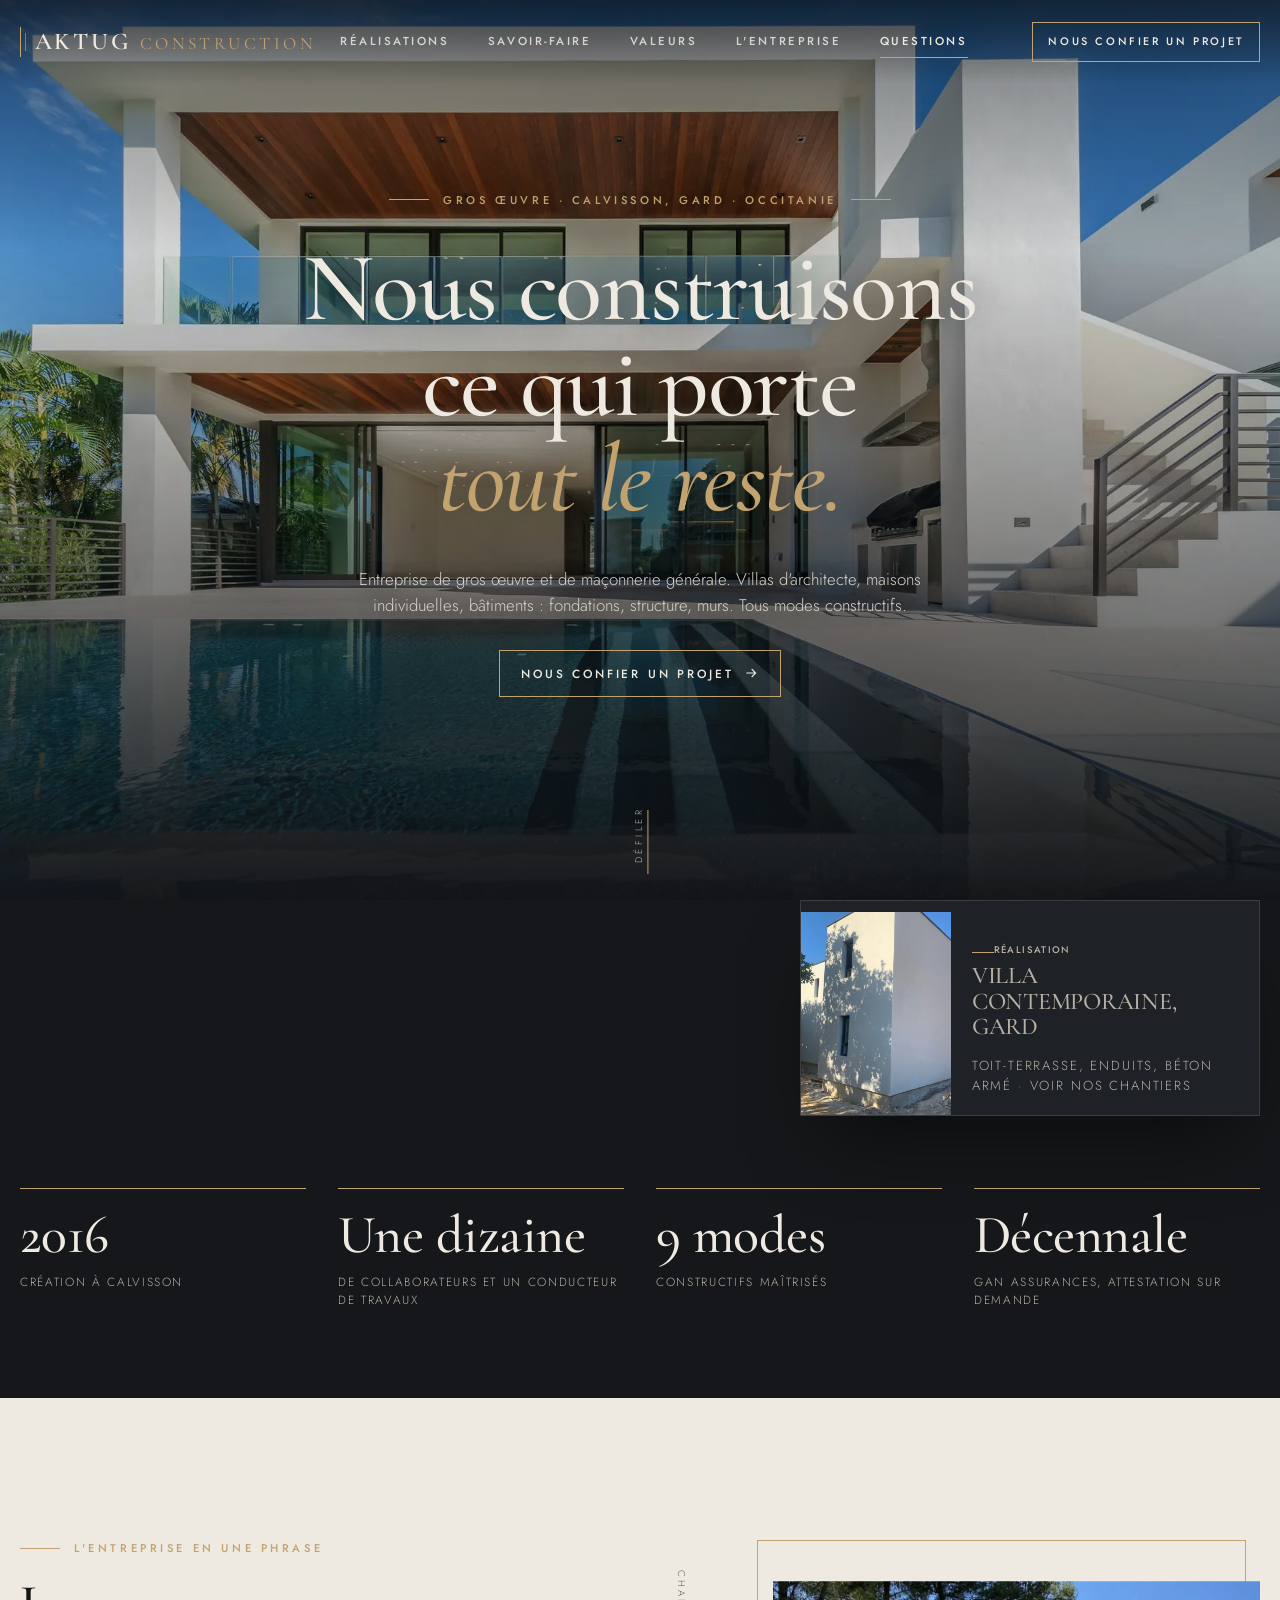
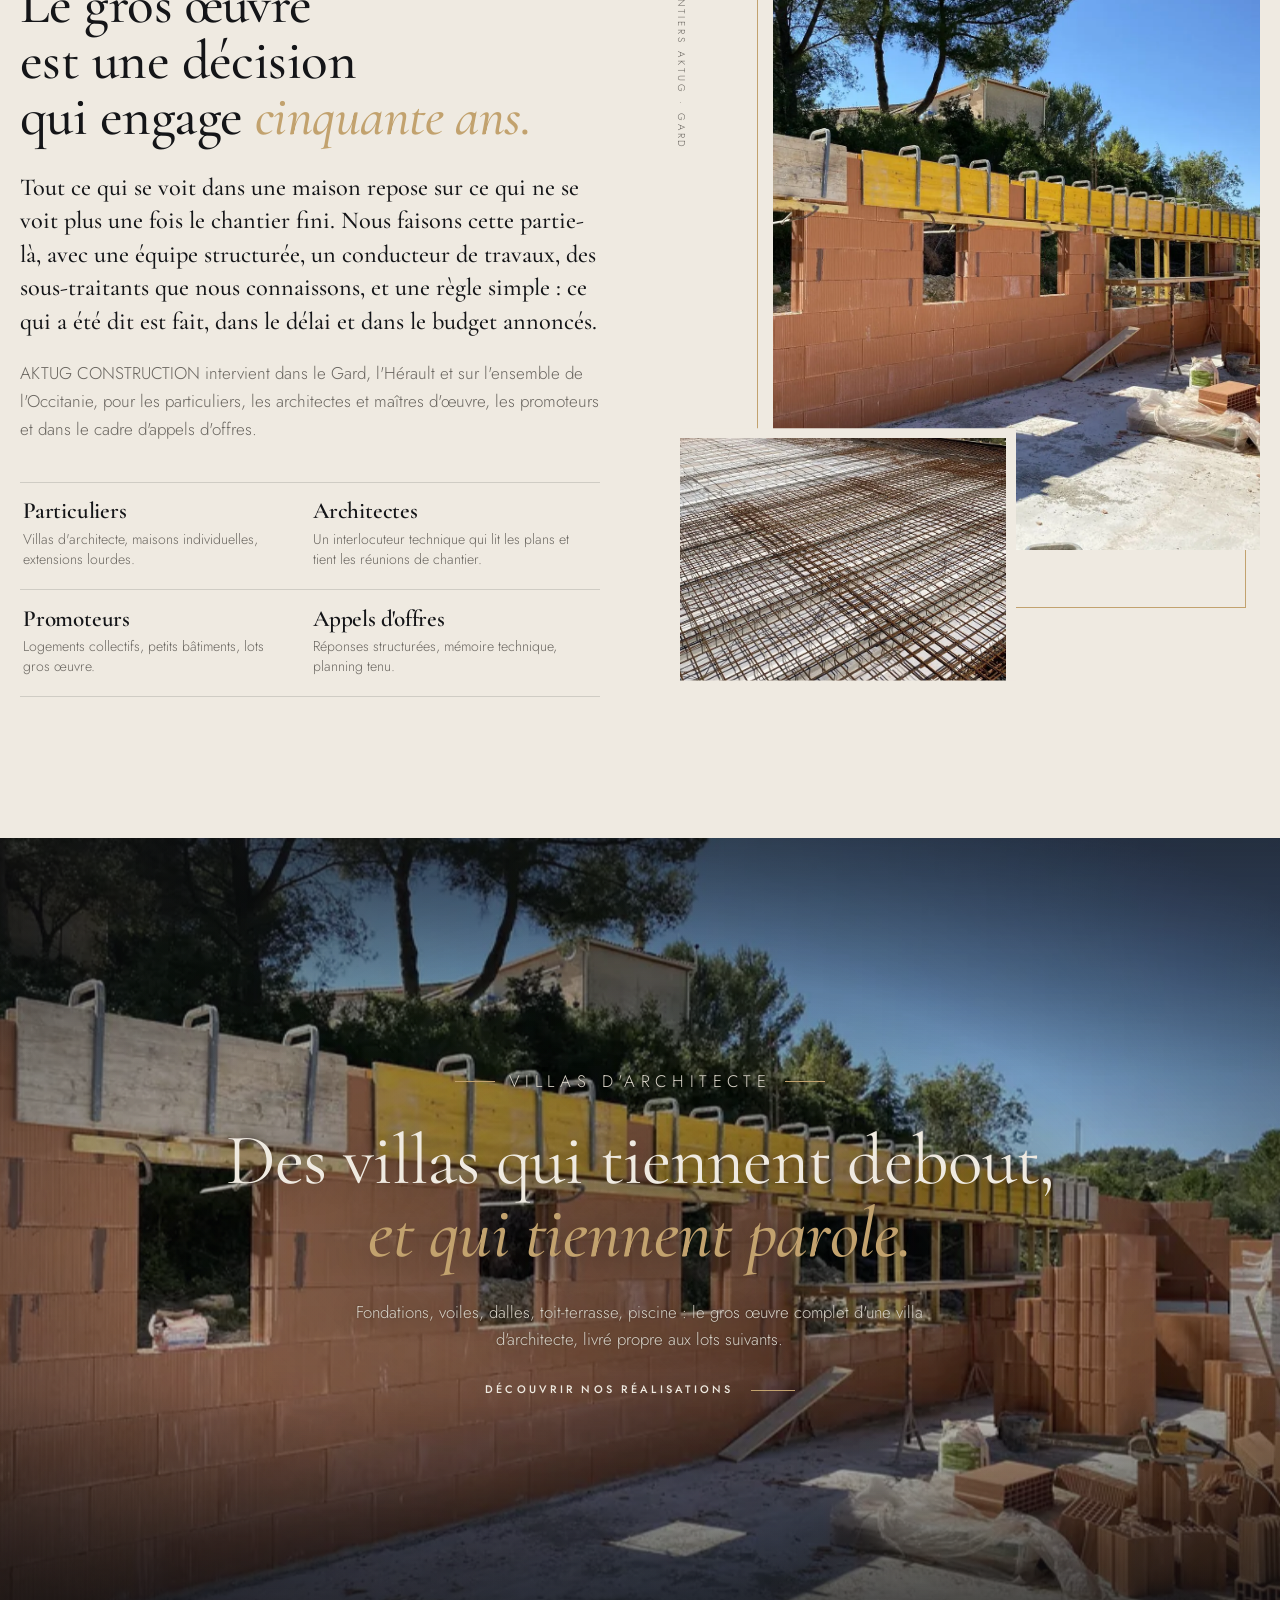
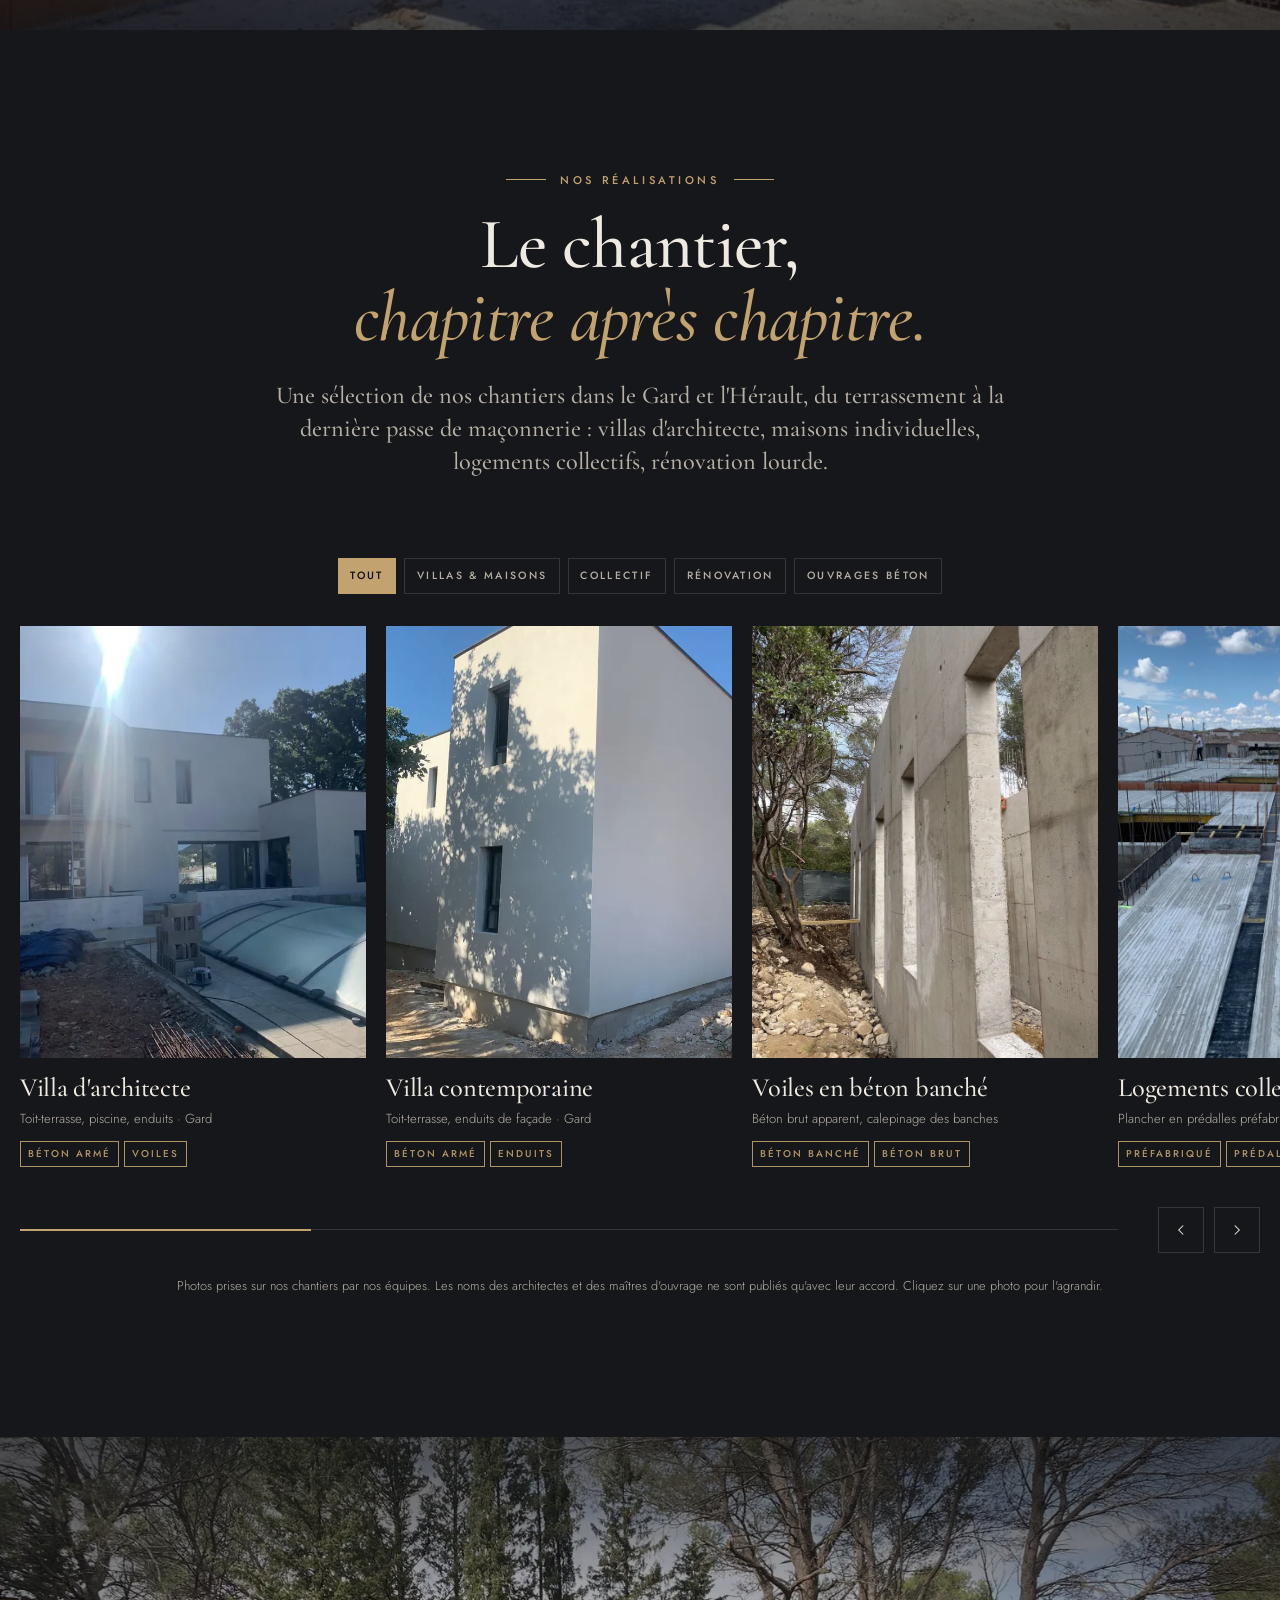
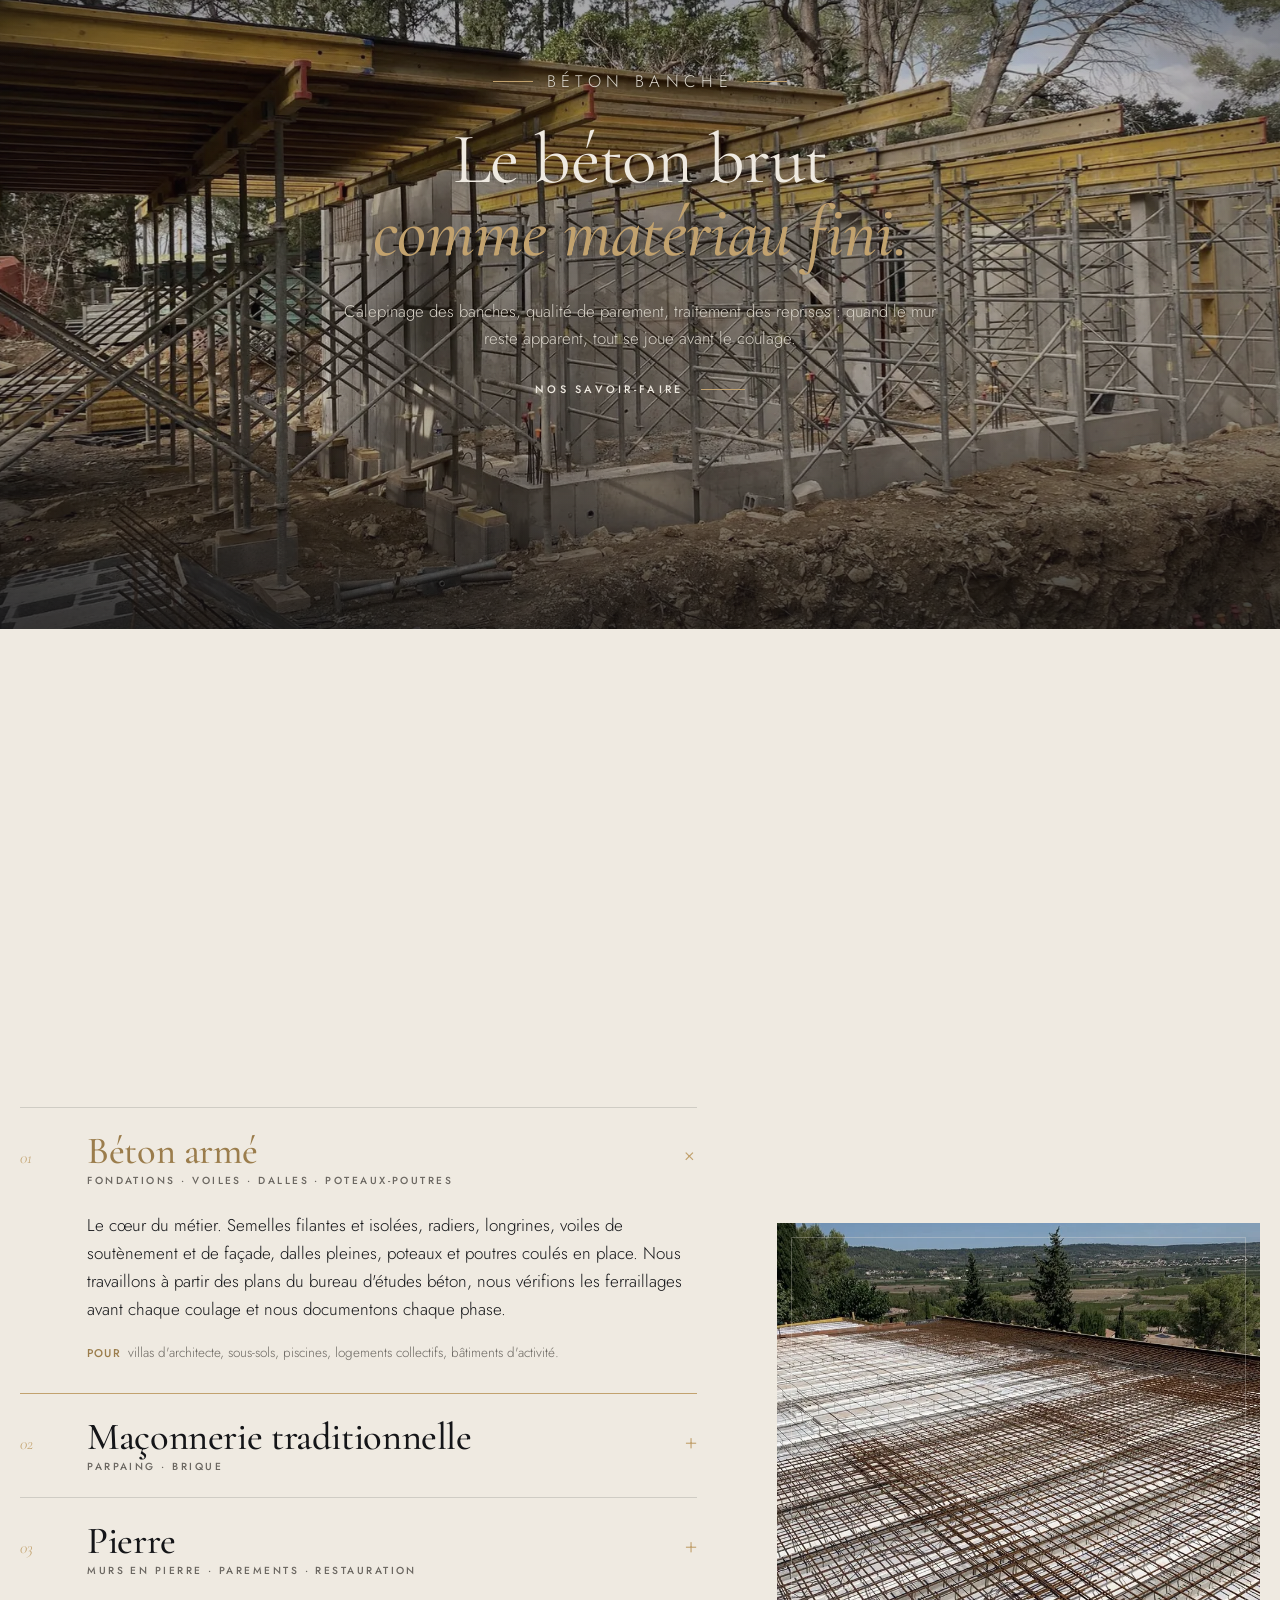
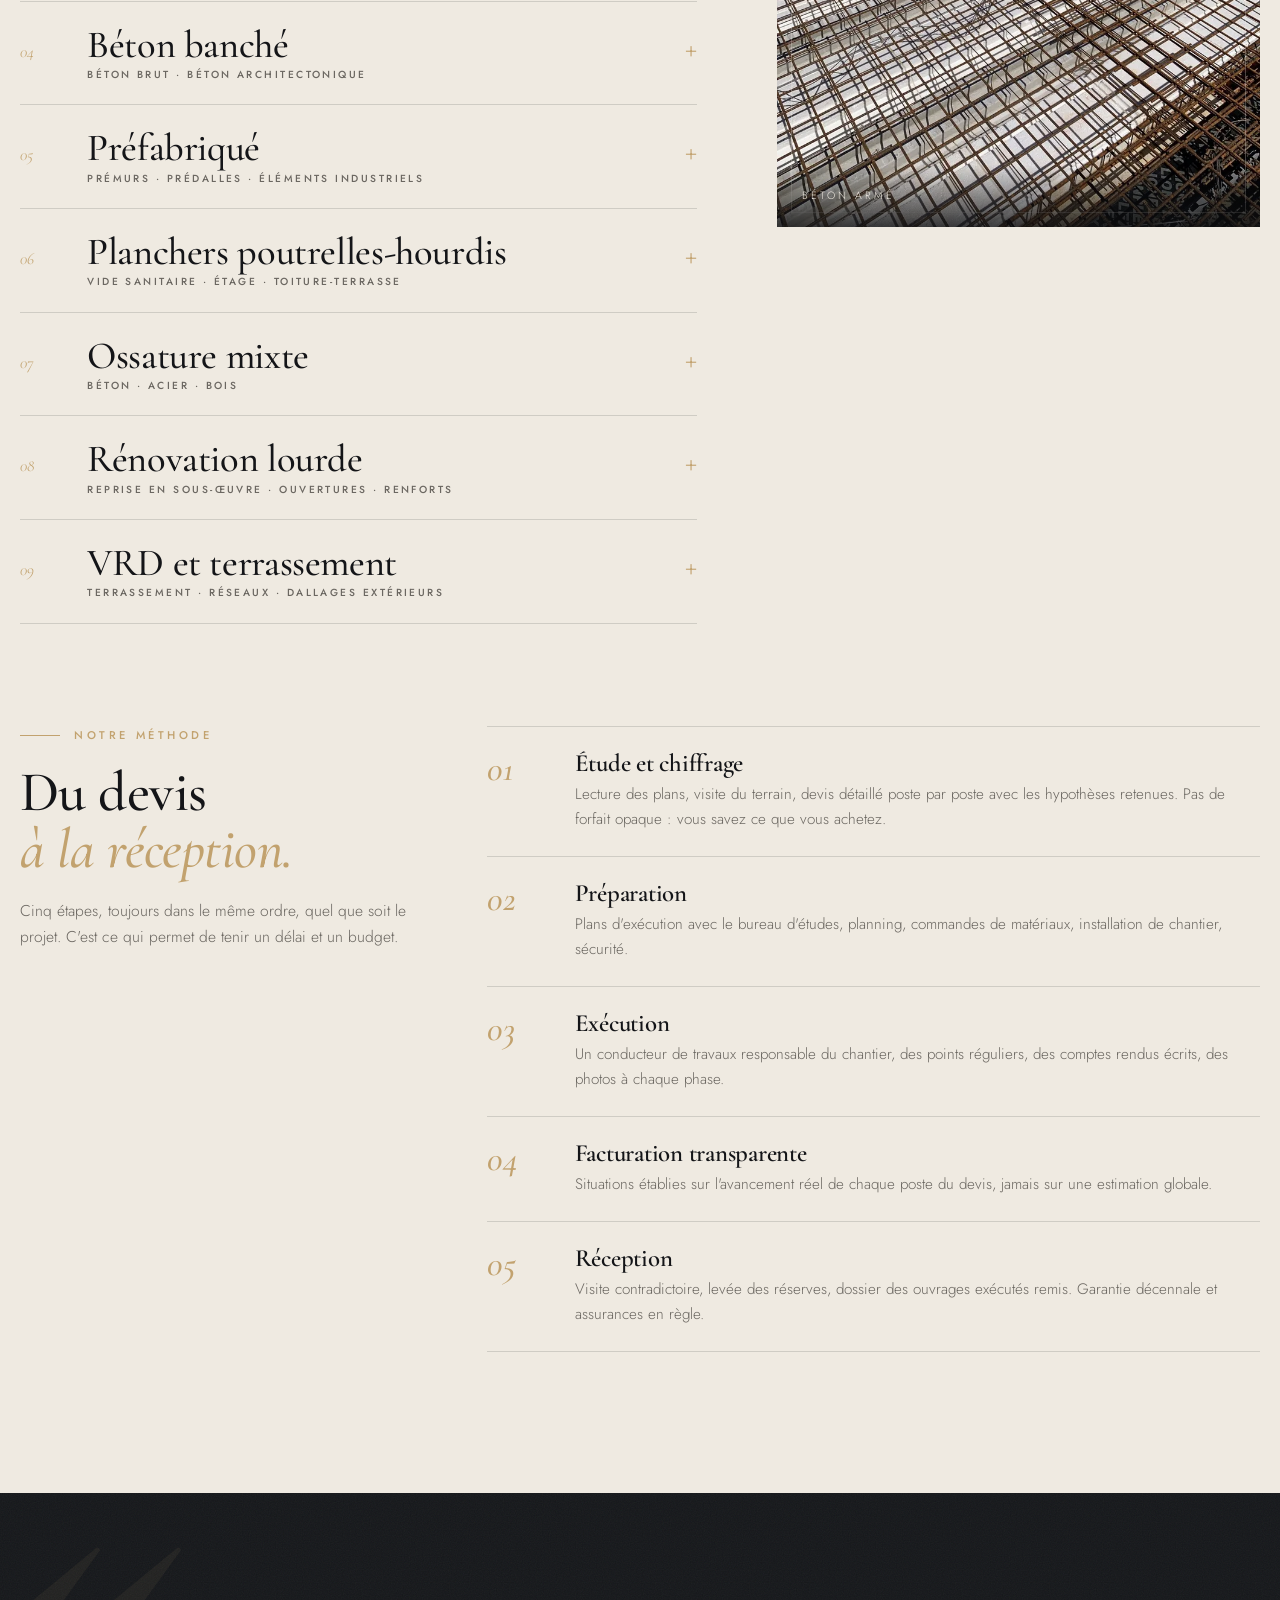
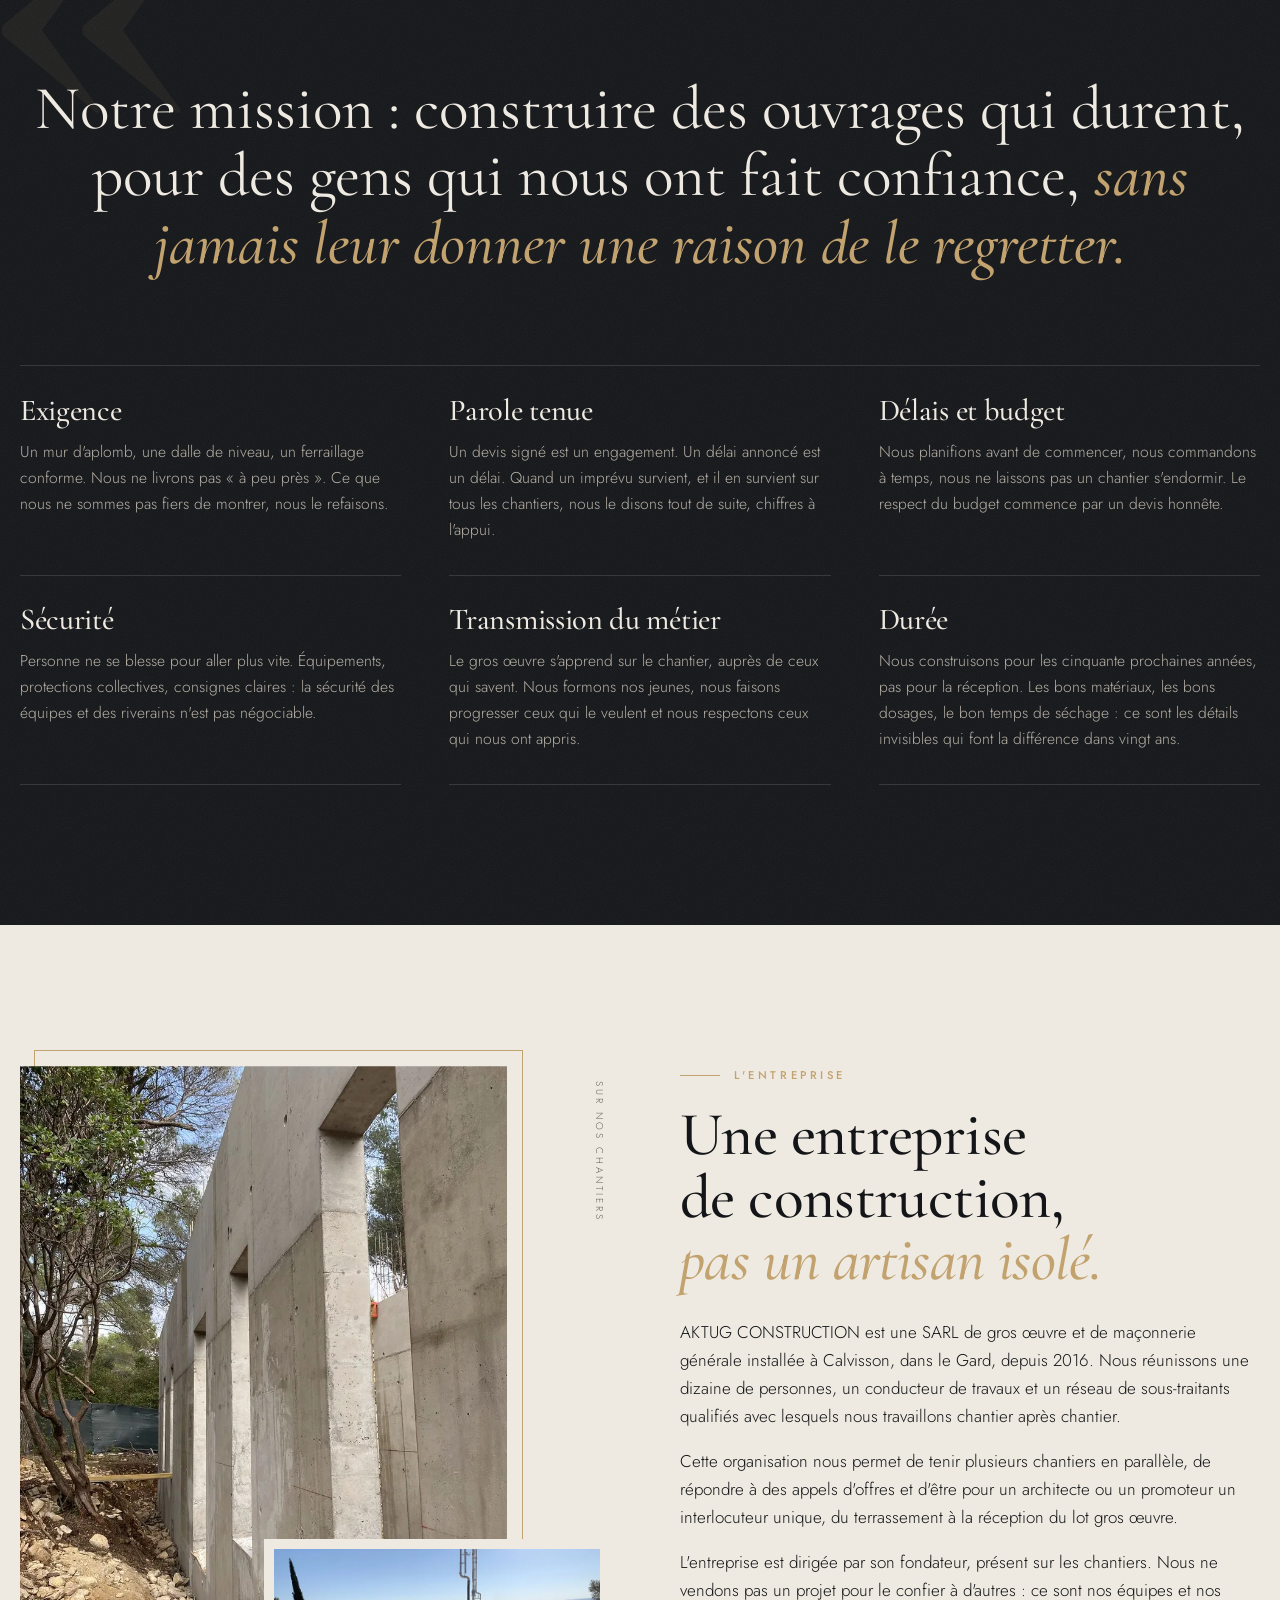
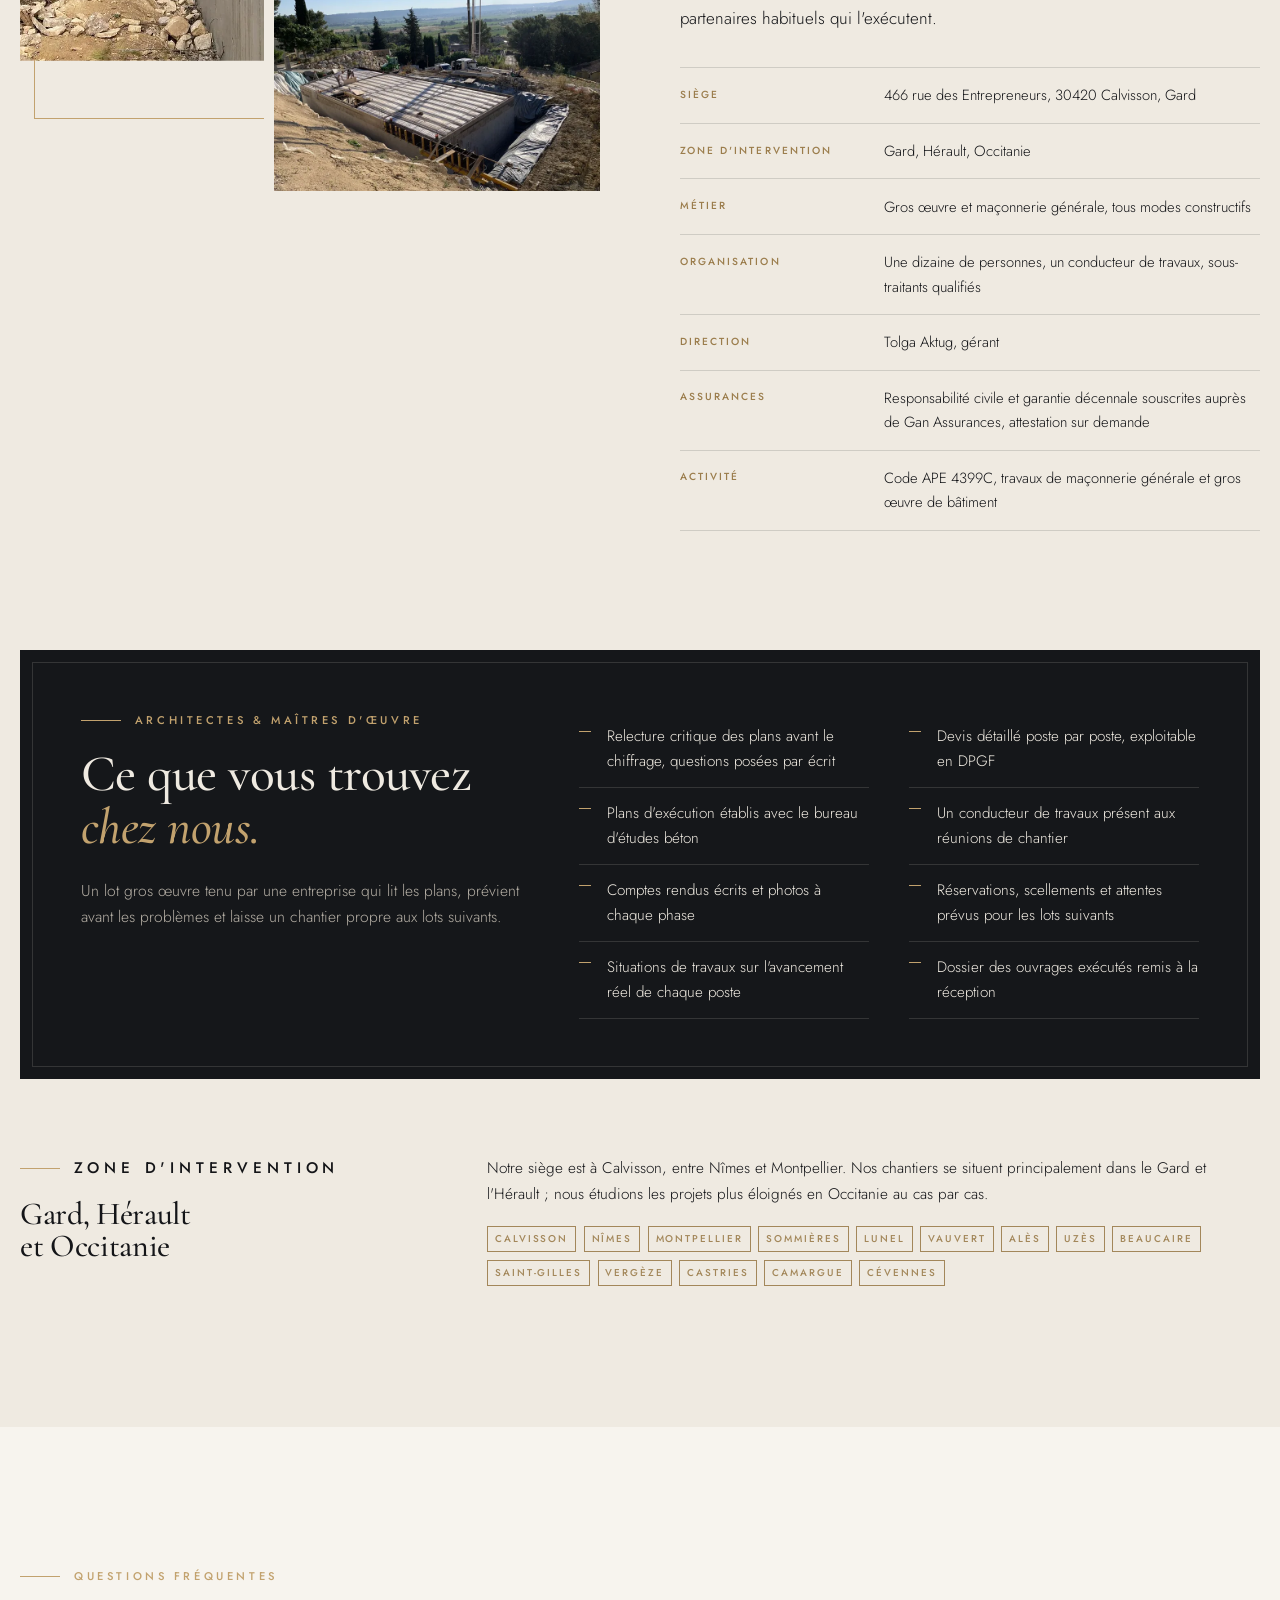
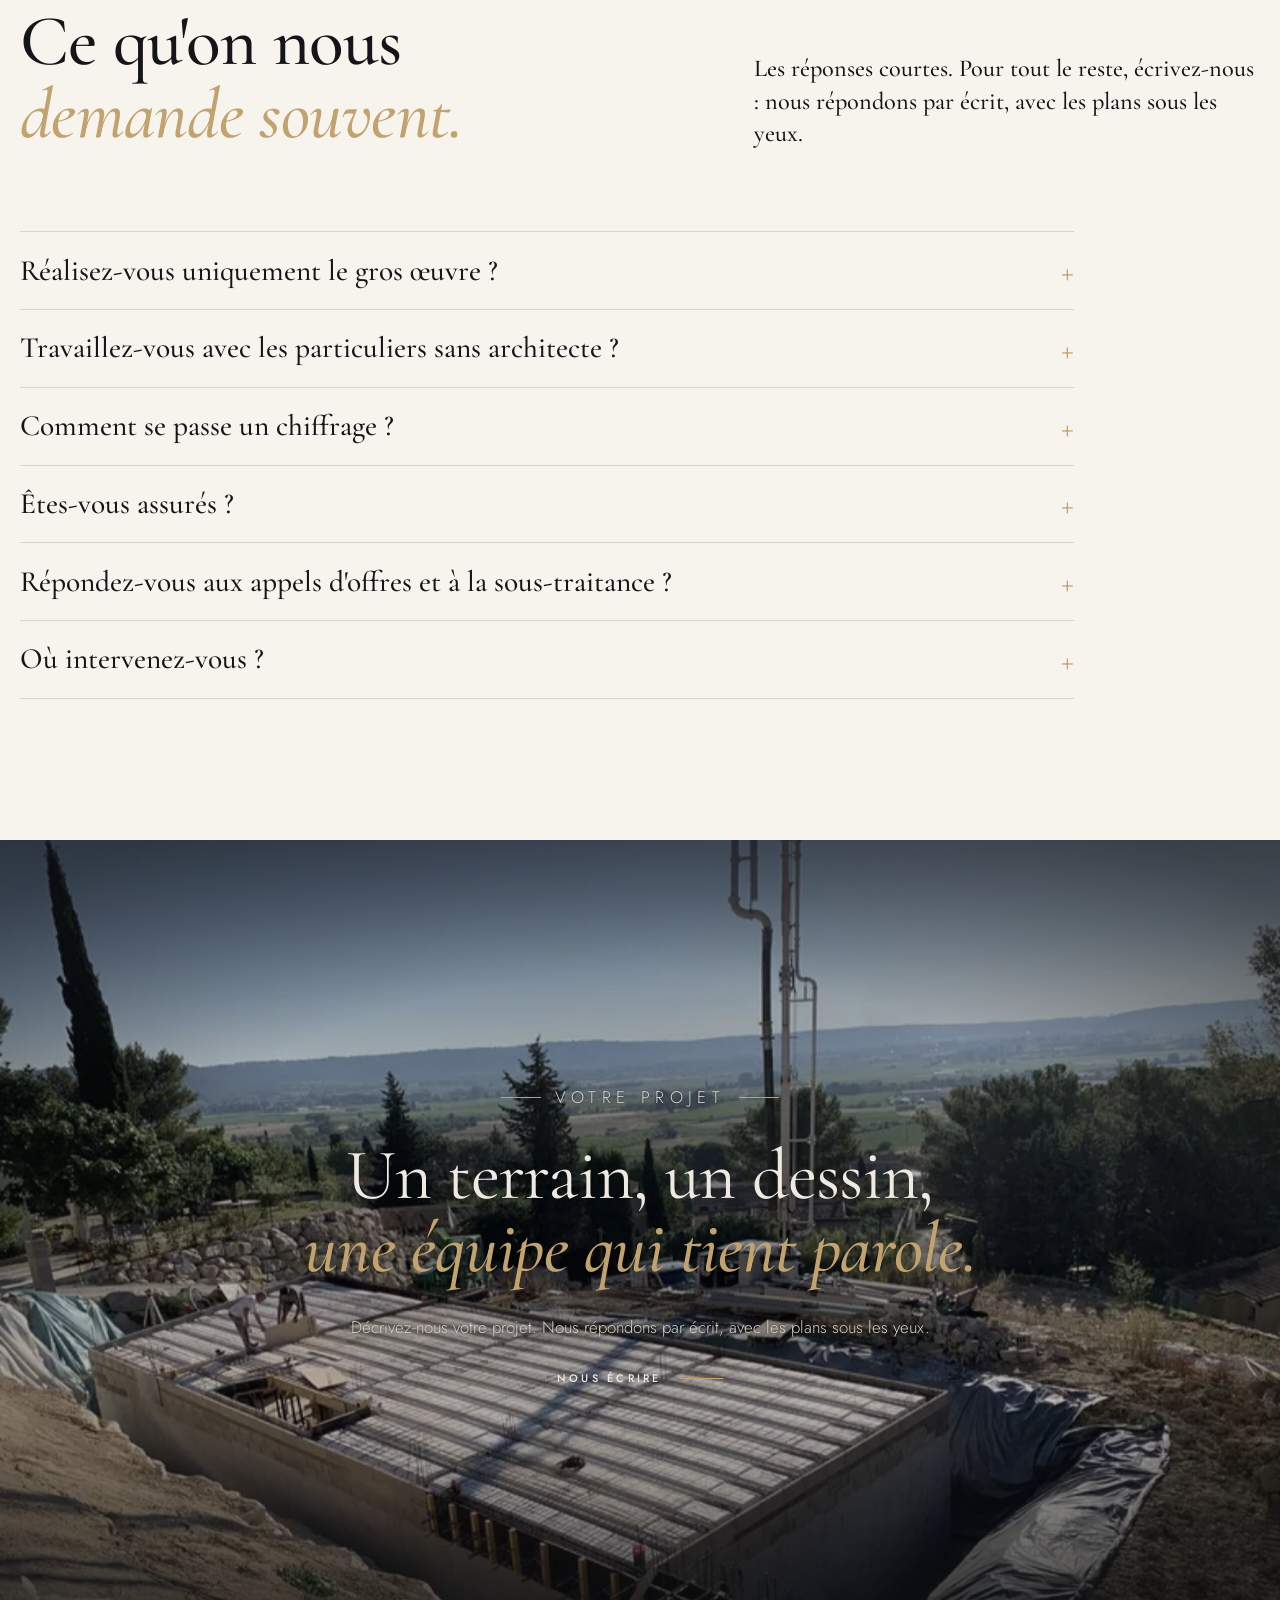
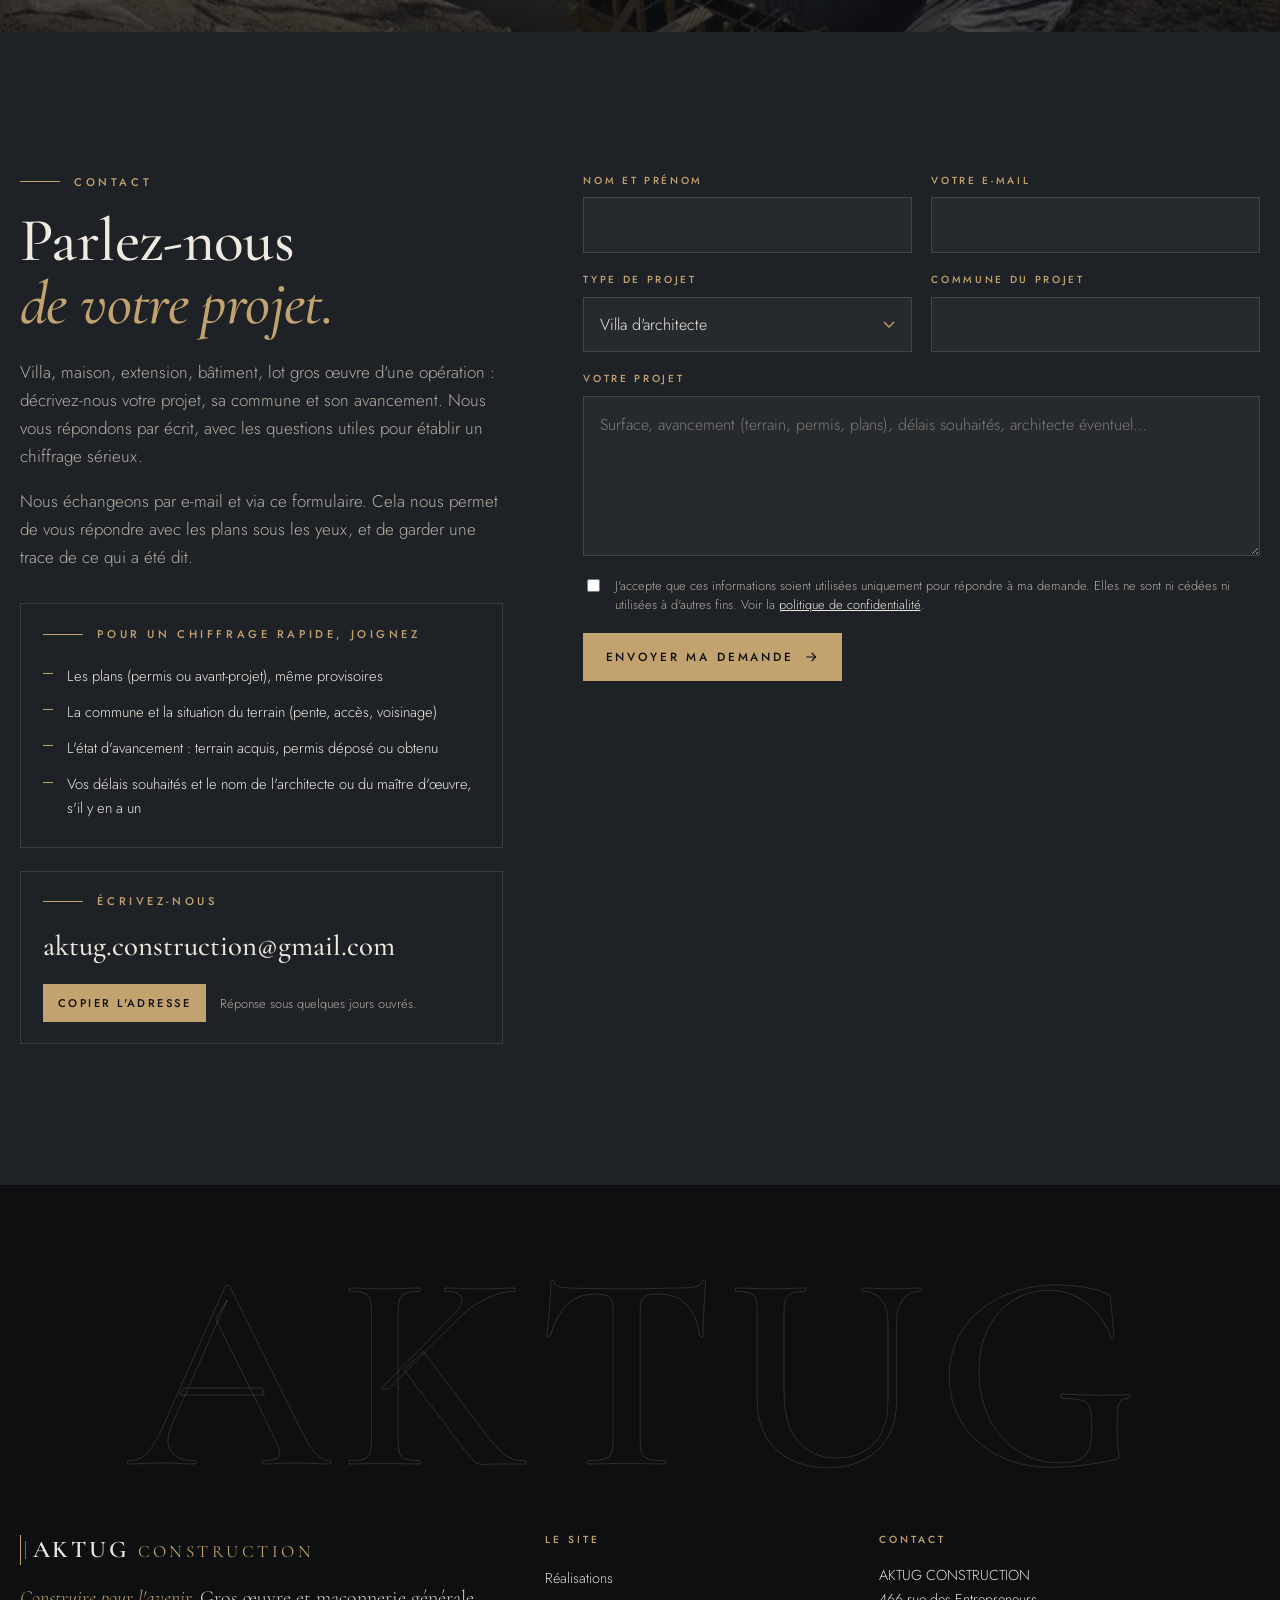
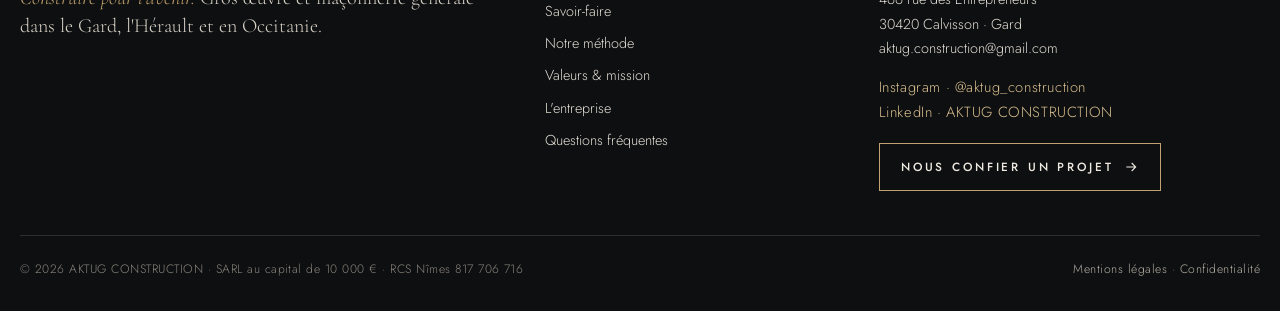
<file: index.html>
<!DOCTYPE html>
<html lang="fr">
<head>
<meta charset="utf-8">
<meta name="viewport" content="width=device-width, initial-scale=1, viewport-fit=cover">
<title>AKTUG CONSTRUCTION · Gros œuvre et maçonnerie générale à Calvisson (Gard)</title>
<meta name="description" content="AKTUG CONSTRUCTION, entreprise de gros œuvre et de maçonnerie générale à Calvisson (Gard). Villas d'architecte, maisons individuelles, logements collectifs, rénovation lourde. Béton armé, maçonnerie, pierre, béton banché, préfabriqué. Gard, Hérault, Occitanie.">
<link rel="canonical" href="https://aktug-construction.fr/">
<meta name="theme-color" content="#15171A">
<meta property="og:type" content="website">
<meta property="og:locale" content="fr_FR">
<meta property="og:site_name" content="AKTUG CONSTRUCTION">
<meta property="og:title" content="AKTUG CONSTRUCTION · Gros œuvre et maçonnerie générale">
<meta property="og:description" content="Nous construisons ce qui porte tout le reste. Villas d'architecte, maisons individuelles, bâtiments. Tous modes constructifs. Calvisson, Gard, Occitanie.">
<meta property="og:url" content="https://aktug-construction.fr/">
<meta property="og:image" content="https://aktug-construction.fr/img/hero-villa-sud-1800.jpg">
<meta property="og:image:width" content="1800">
<meta property="og:image:height" content="1200">
<meta name="twitter:card" content="summary_large_image">
<link rel="icon" href="favicon.svg" type="image/svg+xml">
<link rel="apple-touch-icon" href="apple-touch-icon.png">
<link rel="preload" href="fonts/CormorantGaramond.woff2" as="font" type="font/woff2" crossorigin>
<link rel="preload" href="fonts/Jost.woff2" as="font" type="font/woff2" crossorigin>
<link rel="preload" as="image" imagesrcset="img/hero-villa-sud-1000.webp 1000w, img/hero-villa-sud-1800.webp 1800w, img/hero-villa-sud-2400.webp 2400w" imagesizes="100vw" type="image/webp">
<link rel="stylesheet" href="assets/site.css">
<script type="application/ld+json">
{
 "@context": "https://schema.org",
 "@type": "GeneralContractor",
 "@id": "https://aktug-construction.fr/#entreprise",
 "name": "AKTUG CONSTRUCTION",
 "legalName": "SARL AKTUG CONSTRUCTION",
 "url": "https://aktug-construction.fr/",
 "logo": "https://aktug-construction.fr/apple-touch-icon.png",
 "image": "https://aktug-construction.fr/img/hero-villa-sud-1800.jpg",
 "description": "Entreprise de gros œuvre et de maçonnerie générale à Calvisson (Gard). Villas d'architecte, maisons individuelles, logements collectifs, rénovation lourde. Tous modes constructifs. Gard, Hérault, Occitanie.",
 "email": "aktug.construction@gmail.com",
 "foundingDate": "2016",
 "vatID": "FR54817706716",
 "taxID": "81770671600013",
 "founder": {
  "@type": "Person",
  "name": "Tolga Aktug"
 },
 "address": {
  "@type": "PostalAddress",
  "streetAddress": "466 rue des Entrepreneurs",
  "addressLocality": "Calvisson",
  "postalCode": "30420",
  "addressRegion": "Occitanie",
  "addressCountry": "FR"
 },
 "geo": {
  "@type": "GeoCoordinates",
  "latitude": 43.7889,
  "longitude": 4.2222
 },
 "areaServed": [
  {
   "@type": "AdministrativeArea",
   "name": "Gard"
  },
  {
   "@type": "AdministrativeArea",
   "name": "Hérault"
  },
  {
   "@type": "AdministrativeArea",
   "name": "Occitanie"
  }
 ],
 "knowsAbout": [
  "Gros œuvre",
  "Béton armé",
  "Maçonnerie",
  "Pierre",
  "Béton banché",
  "Préfabriqué",
  "Planchers poutrelles-hourdis",
  "Rénovation lourde",
  "Reprise en sous-œuvre",
  "VRD",
  "Terrassement"
 ],
 "sameAs": [
  "https://www.instagram.com/aktug_construction/",
  "https://www.linkedin.com/company/aktugconstruction/"
 ]
}
</script>
<script type="application/ld+json">
{
 "@context": "https://schema.org",
 "@type": "FAQPage",
 "mainEntity": [
  {
   "@type": "Question",
   "name": "Réalisez-vous uniquement le gros œuvre ?",
   "acceptedAnswer": {
    "@type": "Answer",
    "text": "Notre cœur de métier est le lot gros œuvre complet : terrassement, fondations, structure béton, maçonnerie, planchers, dallages et VRD associés. Selon les projets, nous assurons aussi la charpente et la couverture, activités couvertes par notre assurance décennale, pour livrer un clos et couvert. Pour les autres corps d'état, nous travaillons en coordination avec les entreprises choisies par l'architecte, le maître d'œuvre ou le client."
   }
  },
  {
   "@type": "Question",
   "name": "Travaillez-vous avec les particuliers sans architecte ?",
   "acceptedAnswer": {
    "@type": "Answer",
    "text": "Oui. Nous construisons des maisons individuelles à partir des plans d'un architecte, d'un maître d'œuvre ou d'un dessinateur, et des plans d'exécution d'un bureau d'études béton. Nous intervenons en marché de travaux d'entreprise, pas en contrat de construction de maison individuelle (CCMI) : vous gardez la maîtrise de votre projet et de vos autres lots."
   }
  },
  {
   "@type": "Question",
   "name": "Comment se passe un chiffrage ?",
   "acceptedAnswer": {
    "@type": "Answer",
    "text": "Vous nous transmettez les plans et l'état d'avancement du projet (terrain, permis, planning). Nous visitons le terrain, nous relisons les plans et nous vous remettons un devis détaillé poste par poste, avec les hypothèses retenues. Le délai de chiffrage vous est annoncé dès le premier échange."
   }
  },
  {
   "@type": "Question",
   "name": "Êtes-vous assurés ?",
   "acceptedAnswer": {
    "@type": "Answer",
    "text": "Oui. AKTUG CONSTRUCTION est couverte par une assurance de responsabilité civile professionnelle et une assurance de responsabilité décennale souscrites auprès de Gan Assurances. L'attestation en cours de validité est fournie sur simple demande et jointe à nos marchés."
   }
  },
  {
   "@type": "Question",
   "name": "Répondez-vous aux appels d'offres et à la sous-traitance ?",
   "acceptedAnswer": {
    "@type": "Answer",
    "text": "Oui. Nous répondons aux consultations de promoteurs, de maîtres d'ouvrage publics et privés et d'entreprises générales pour des lots gros œuvre, avec un mémoire technique et un planning. Nous intervenons également en sous-traitance pour des entreprises générales."
   }
  },
  {
   "@type": "Question",
   "name": "Où intervenez-vous ?",
   "acceptedAnswer": {
    "@type": "Answer",
    "text": "Notre siège est à Calvisson, dans le Gard. Nous intervenons dans tout le Gard et l'Hérault, et plus largement en Occitanie selon les projets : autour de Nîmes, Montpellier, Sommières, Lunel, Vauvert, Alès et Uzès."
   }
  }
 ]
}
</script>
</head>
<body>
<a class="skip" href="#contenu">Aller au contenu</a>

<header class="nav" id="haut">
  <div class="wrap">
    <a class="brand" href="#haut" aria-label="AKTUG CONSTRUCTION, retour en haut de page"><span class="brand-mark" aria-hidden="true"></span><span class="brand-name">Aktug<em>Construction</em></span></a>
    <nav class="nav-links" aria-label="Navigation principale">
      <a href="#realisations">Réalisations</a>
      <a href="#savoir-faire">Savoir-faire</a>
      <a href="#valeurs">Valeurs</a>
      <a href="#entreprise">L'entreprise</a>
      <a href="#faq">Questions</a>
    </nav>
    <a class="btn nav-cta" href="#contact">Nous confier un projet</a>
    <button class="menu-btn" id="menuBtn" aria-expanded="false" aria-controls="menuPanel"><span class="label">Menu</span><span class="bars" aria-hidden="true"></span></button>
  </div>
</header>
<div class="menu-panel" id="menuPanel">
  <nav aria-label="Navigation mobile">
    <ul>
      <li><a href="#realisations"><span>01</span>Réalisations</a></li>
      <li><a href="#savoir-faire"><span>02</span>Savoir-faire</a></li>
      <li><a href="#valeurs"><span>03</span>Valeurs &amp; mission</a></li>
      <li><a href="#entreprise"><span>04</span>L'entreprise</a></li>
      <li><a href="#faq"><span>05</span>Questions</a></li>
      <li><a href="#contact"><span>06</span>Contact</a></li>
    </ul>
  </nav>
  <div class="menu-foot">
    <a class="btn" href="#contact">Nous confier un projet <svg viewBox="0 0 24 24" fill="none" stroke="currentColor" stroke-width="1.6" aria-hidden="true"><path d="M5 12h14M13 6l6 6-6 6"/></svg></a>
    <p>Gros œuvre · Maçonnerie générale <br>466 rue des Entrepreneurs, 30420 Calvisson <br><a href="mailto:aktug.construction@gmail.com">aktug.construction@gmail.com</a></p>
  </div>
</div>

<main id="contenu">
  <!-- ===== ACCUEIL ===== -->
  <section class="hero" id="accueil" style="padding:0">
    <picture><source type="image/webp" srcset="img/hero-villa-sud-1000.webp 1000w, img/hero-villa-sud-1800.webp 1800w, img/hero-villa-sud-2400.webp 2400w" sizes="100vw"><img src="img/hero-villa-sud-2400.jpg" srcset="img/hero-villa-sud-1000.jpg 1000w, img/hero-villa-sud-1800.jpg 1800w, img/hero-villa-sud-2400.jpg 2400w" sizes="100vw" width="2400" height="1600" alt="Villa d&#x27;architecte contemporaine du Sud, volumes blancs, sous-face en bois et piscine à débordement, image d&#x27;ambiance" loading="eager" fetchpriority="high"></picture>
    <span class="scroll-cue" aria-hidden="true">Défiler</span>
    <div class="wrap">
      <p class="eyebrow eyebrow--c">Gros œuvre · Calvisson, Gard · Occitanie</p>
      <h1>Nous construisons <br>ce qui porte <br><em>tout le reste.</em></h1>
      <div class="hero-foot">
        <p>Entreprise de gros œuvre et de maçonnerie générale. Villas d'architecte, maisons individuelles, bâtiments : fondations, structure, murs. Tous modes constructifs.</p>
        <a class="btn" href="#contact">Nous confier un projet <svg viewBox="0 0 24 24" fill="none" stroke="currentColor" stroke-width="1.6" aria-hidden="true"><path d="M5 12h14M13 6l6 6-6 6"/></svg></a>
      </div>
    </div>
  </section>

  <!-- ===== REPÈRES ===== -->
  <div class="reperes" aria-label="Repères">
    <div class="wrap">
      <div class="hero-card-wrap">
        <a class="hero-card reveal" href="#realisations">
          <span class="ph"><picture><source type="image/webp" srcset="img/hero-villa-blanche-1000.webp 1000w, img/hero-villa-blanche-1800.webp 1800w" sizes="150px"><img src="img/hero-villa-blanche-1800.jpg" srcset="img/hero-villa-blanche-1000.jpg 1000w, img/hero-villa-blanche-1800.jpg 1800w" sizes="150px" width="1800" height="1350" alt="Villa contemporaine à toit-terrasse réalisée par AKTUG CONSTRUCTION" loading="lazy"></picture></span>
          <span class="ct"><span class="eyebrow">Réalisation</span><b>Villa contemporaine, Gard</b><span>Toit-terrasse, enduits, béton armé · voir nos chantiers</span></span>
        </a>
      </div>
      <ul style="margin-top:clamp(2.5rem,6vw,4.5rem)">
        <li class="reveal"><b>2016</b><span>Création à Calvisson</span></li>
        <li class="reveal" data-delay="1"><b>Une dizaine</b><span>de collaborateurs et un conducteur de travaux</span></li>
        <li class="reveal" data-delay="2"><b>9 modes</b><span>constructifs maîtrisés</span></li>
        <li class="reveal" data-delay="3"><b>Décennale</b><span>Gan Assurances, attestation sur demande</span></li>
      </ul>
    </div>
  </div>

  <!-- ===== MANIFESTE ===== -->
  <section class="intro">
    <div class="wrap grid">
      <div class="reveal">
        <p class="eyebrow">L'entreprise en une phrase</p>
        <h2>Le gros œuvre <br>est une décision <br>qui engage <em>cinquante ans.</em></h2>
        <p class="big">Tout ce qui se voit dans une maison repose sur ce qui ne se voit plus une fois le chantier fini. Nous faisons cette partie-là, avec une équipe structurée, un conducteur de travaux, des sous-traitants que nous connaissons, et une règle simple : ce qui a été dit est fait, dans le délai et dans le budget annoncés.</p>
        <p class="txt">AKTUG CONSTRUCTION intervient dans le Gard, l'Hérault et sur l'ensemble de l'Occitanie, pour les particuliers, les architectes et maîtres d'œuvre, les promoteurs et dans le cadre d'appels d'offres.</p>
        <div class="clients" aria-label="Pour qui nous travaillons">
          <div><h3>Particuliers</h3><p>Villas d'architecte, maisons individuelles, extensions lourdes.</p></div>
          <div><h3>Architectes</h3><p>Un interlocuteur technique qui lit les plans et tient les réunions de chantier.</p></div>
          <div><h3>Promoteurs</h3><p>Logements collectifs, petits bâtiments, lots gros œuvre.</p></div>
          <div><h3>Appels d'offres</h3><p>Réponses structurées, mémoire technique, planning tenu.</p></div>
        </div>
      </div>
      <div class="collage reveal-img">
        <div class="big"><picture><source type="image/webp" srcset="img/villa-brique-800.webp 800w, img/villa-brique-1600.webp 1600w" sizes="(min-width:980px) 42vw, 84vw"><img src="img/villa-brique-1600.jpg" srcset="img/villa-brique-800.jpg 800w, img/villa-brique-1600.jpg 1600w" sizes="(min-width:980px) 42vw, 84vw" width="1600" height="1200" alt="Villa en brique monomur en cours d&#x27;élévation, poteaux et linteaux en béton armé" loading="lazy"></picture></div>
        <div class="small"><picture><source type="image/webp" srcset="img/ferraillage-plancher-800.webp 800w, img/ferraillage-plancher-1050.webp 1050w" sizes="(min-width:980px) 28vw, 58vw"><img src="img/ferraillage-plancher-1050.jpg" srcset="img/ferraillage-plancher-800.jpg 800w, img/ferraillage-plancher-1050.jpg 1050w" sizes="(min-width:980px) 28vw, 58vw" width="1050" height="1400" alt="Ferraillage d&#x27;une dalle pleine avant coulage" loading="lazy"></picture></div>
        <span class="label">Chantiers AKTUG · Gard</span>
      </div>
    </div>
  </section>

  <!-- ===== PANNEAU 1 ===== -->

  <figure class="panel" data-parallax>
    <picture><source type="image/webp" srcset="img/villa-brique-800.webp 800w, img/villa-brique-1600.webp 1600w" sizes="100vw"><img src="img/villa-brique-1600.jpg" srcset="img/villa-brique-800.jpg 800w, img/villa-brique-1600.jpg 1600w" sizes="100vw" width="1600" height="1200" alt="Villa en brique monomur en cours d&#x27;élévation, chantier AKTUG CONSTRUCTION dans le Gard" loading="lazy"></picture>
    <div class="wrap">
      <p class="eyebrow eyebrow--c">Villas d'architecte</p>
      <h2>Des villas qui tiennent debout, <br><em>et qui tiennent parole.</em></h2>
      <p>Fondations, voiles, dalles, toit-terrasse, piscine : le gros œuvre complet d'une villa d'architecte, livré propre aux lots suivants.</p>
      <a class="more" href="#realisations">Découvrir nos réalisations</a>
    </div>
  </figure>

  <!-- ===== RÉALISATIONS ===== -->
  <section class="realisations" id="realisations">
    <div class="wrap">
      <div class="sec-head sec-head--c">
        <div class="reveal" style="display:flex;flex-direction:column;align-items:center"><p class="eyebrow eyebrow--c">Nos réalisations</p><h2>Le chantier, <br><em>chapitre après chapitre.</em></h2></div>
        <p class="lede reveal" data-delay="1">Une sélection de nos chantiers dans le Gard et l'Hérault, du terrassement à la dernière passe de maçonnerie : villas d'architecte, maisons individuelles, logements collectifs, rénovation lourde.</p>
      </div>
      <div class="filters filters--c reveal" role="group" aria-label="Filtrer les réalisations">
        <button type="button" data-filter="all" aria-pressed="true">Tout</button>
        <button type="button" data-filter="villas" aria-pressed="false">Villas &amp; maisons</button>
        <button type="button" data-filter="collectif" aria-pressed="false">Collectif</button>
        <button type="button" data-filter="renovation" aria-pressed="false">Rénovation</button>
        <button type="button" data-filter="ouvrages" aria-pressed="false">Ouvrages béton</button>
      </div>
      <div class="strip-wrap reveal">
        <div class="strip" aria-label="Réalisations, défilement horizontal">
        <article class="card" data-cat="villas" data-full="img/villa-architecte-piscine-1600.jpg" data-full-webp="img/villa-architecte-piscine-1600.webp">
          <span class="num" aria-hidden="true">01</span>
          <div class="ph"><picture><source type="image/webp" srcset="img/villa-architecte-piscine-800.webp 800w, img/villa-architecte-piscine-1600.webp 1600w" sizes="(min-width:900px) 28vw, 78vw"><img src="img/villa-architecte-piscine-1600.jpg" srcset="img/villa-architecte-piscine-800.jpg 800w, img/villa-architecte-piscine-1600.jpg 1600w" sizes="(min-width:900px) 28vw, 78vw" width="1600" height="1200" alt="Villa d&#x27;architecte à toit-terrasse avec piscine, gros œuvre et enduits terminés" loading="lazy"></picture></div>
          <div class="cap"><h3>Villa d'architecte</h3><p>Toit-terrasse, piscine, enduits · Gard</p><div class="tags"><span class="tag">Béton armé</span><span class="tag">Voiles</span><span class="tag">Toit-terrasse</span><span class="tag">Piscine</span></div></div>
          <button type="button" class="open" aria-label="Agrandir : Villa d&#x27;architecte"></button>
        </article>
        <article class="card" data-cat="villas" data-full="img/hero-villa-blanche-1800.jpg" data-full-webp="img/hero-villa-blanche-1800.webp">
          <span class="num" aria-hidden="true">02</span>
          <div class="ph"><picture><source type="image/webp" srcset="img/hero-villa-blanche-1000.webp 1000w, img/hero-villa-blanche-1800.webp 1800w" sizes="(min-width:900px) 28vw, 78vw"><img src="img/hero-villa-blanche-1800.jpg" srcset="img/hero-villa-blanche-1000.jpg 1000w, img/hero-villa-blanche-1800.jpg 1800w" sizes="(min-width:900px) 28vw, 78vw" width="1800" height="1350" alt="Villa contemporaine à toit-terrasse, façades enduites blanches sous le soleil du Gard" loading="lazy"></picture></div>
          <div class="cap"><h3>Villa contemporaine</h3><p>Toit-terrasse, enduits de façade · Gard</p><div class="tags"><span class="tag">Béton armé</span><span class="tag">Enduits</span><span class="tag">Toit-terrasse</span></div></div>
          <button type="button" class="open" aria-label="Agrandir : Villa contemporaine"></button>
        </article>
        <article class="card" data-cat="ouvrages" data-full="img/voiles-banche-1050.jpg" data-full-webp="img/voiles-banche-1050.webp">
          <span class="num" aria-hidden="true">03</span>
          <div class="ph"><picture><source type="image/webp" srcset="img/voiles-banche-800.webp 800w, img/voiles-banche-1050.webp 1050w" sizes="(min-width:900px) 28vw, 78vw"><img src="img/voiles-banche-1050.jpg" srcset="img/voiles-banche-800.jpg 800w, img/voiles-banche-1050.jpg 1050w" sizes="(min-width:900px) 28vw, 78vw" width="1050" height="1400" alt="Voiles en béton banché laissés bruts, avec leurs réservations de baies" loading="lazy"></picture></div>
          <div class="cap"><h3>Voiles en béton banché</h3><p>Béton brut apparent, calepinage des banches</p><div class="tags"><span class="tag">Béton banché</span><span class="tag">Béton brut</span></div></div>
          <button type="button" class="open" aria-label="Agrandir : Voiles en béton banché"></button>
        </article>
        <article class="card" data-cat="collectif" data-full="img/collectif-predalles-768.jpg" data-full-webp="img/collectif-predalles-768.webp">
          <span class="num" aria-hidden="true">04</span>
          <div class="ph"><picture><source type="image/webp" srcset="img/collectif-predalles-768.webp 768w" sizes="(min-width:900px) 28vw, 78vw"><img src="img/collectif-predalles-768.jpg" srcset="img/collectif-predalles-768.jpg 768w" sizes="(min-width:900px) 28vw, 78vw" width="768" height="1024" alt="Pose de prédalles préfabriquées sur un bâtiment de logements collectifs" loading="lazy"></picture></div>
          <div class="cap"><h3>Logements collectifs</h3><p>Plancher en prédalles préfabriquées</p><div class="tags"><span class="tag">Préfabriqué</span><span class="tag">Prédalles</span></div></div>
          <button type="button" class="open" aria-label="Agrandir : Logements collectifs"></button>
        </article>
        <article class="card" data-cat="ouvrages villas" data-full="img/piscine-beton-1400.jpg" data-full-webp="img/piscine-beton-1400.webp">
          <span class="num" aria-hidden="true">05</span>
          <div class="ph"><picture><source type="image/webp" srcset="img/piscine-beton-800.webp 800w, img/piscine-beton-1400.webp 1400w" sizes="(min-width:900px) 28vw, 78vw"><img src="img/piscine-beton-1400.jpg" srcset="img/piscine-beton-800.jpg 800w, img/piscine-beton-1400.jpg 1400w" sizes="(min-width:900px) 28vw, 78vw" width="1400" height="1050" alt="Radier du sous-sol d&#x27;une maison d&#x27;architecte fraîchement coulé, aciers en attente pour les voiles enterrés" loading="lazy"></picture></div>
          <div class="cap"><h3>Radier de sous-sol</h3><p>Maison d'architecte · radier et voiles coulés en place</p><div class="tags"><span class="tag">Radier</span><span class="tag">Sous-sol</span><span class="tag">Béton armé</span></div></div>
          <button type="button" class="open" aria-label="Agrandir : Radier de sous-sol"></button>
        </article>
        <article class="card" data-cat="ouvrages" data-full="img/ferraillage-plancher-1050.jpg" data-full-webp="img/ferraillage-plancher-1050.webp">
          <span class="num" aria-hidden="true">06</span>
          <div class="ph"><picture><source type="image/webp" srcset="img/ferraillage-plancher-800.webp 800w, img/ferraillage-plancher-1050.webp 1050w" sizes="(min-width:900px) 28vw, 78vw"><img src="img/ferraillage-plancher-1050.jpg" srcset="img/ferraillage-plancher-800.jpg 800w, img/ferraillage-plancher-1050.jpg 1050w" sizes="(min-width:900px) 28vw, 78vw" width="1050" height="1400" alt="Ferraillage d&#x27;une dalle pleine prêt pour le coulage, vue sur la plaine" loading="lazy"></picture></div>
          <div class="cap"><h3>Dalle pleine en béton armé</h3><p>Ferraillage vérifié avant coulage</p><div class="tags"><span class="tag">Béton armé</span><span class="tag">Dalle pleine</span></div></div>
          <button type="button" class="open" aria-label="Agrandir : Dalle pleine en béton armé"></button>
        </article>
        <article class="card" data-cat="villas" data-full="img/villa-brique-1600.jpg" data-full-webp="img/villa-brique-1600.webp">
          <span class="num" aria-hidden="true">07</span>
          <div class="ph"><picture><source type="image/webp" srcset="img/villa-brique-800.webp 800w, img/villa-brique-1600.webp 1600w" sizes="(min-width:900px) 28vw, 78vw"><img src="img/villa-brique-1600.jpg" srcset="img/villa-brique-800.jpg 800w, img/villa-brique-1600.jpg 1600w" sizes="(min-width:900px) 28vw, 78vw" width="1600" height="1200" alt="Élévation d&#x27;une villa en brique monomur avec poteaux et linteaux en béton armé" loading="lazy"></picture></div>
          <div class="cap"><h3>Villa en brique</h3><p>Monomur, poteaux et linteaux béton, chaînages</p><div class="tags"><span class="tag">Maçonnerie brique</span><span class="tag">Poteaux-linteaux</span><span class="tag">Maison individuelle</span></div></div>
          <button type="button" class="open" aria-label="Agrandir : Villa en brique"></button>
        </article>
        <article class="card" data-cat="renovation" data-full="img/renovation-ouvertures-1050.jpg" data-full-webp="img/renovation-ouvertures-1050.webp">
          <span class="num" aria-hidden="true">08</span>
          <div class="ph"><picture><source type="image/webp" srcset="img/renovation-ouvertures-800.webp 800w, img/renovation-ouvertures-1050.webp 1050w" sizes="(min-width:900px) 28vw, 78vw"><img src="img/renovation-ouvertures-1050.jpg" srcset="img/renovation-ouvertures-800.jpg 800w, img/renovation-ouvertures-1050.jpg 1050w" sizes="(min-width:900px) 28vw, 78vw" width="1050" height="1400" alt="Création d&#x27;une grande ouverture dans un mur porteur existant, étaiement et coffrage en place" loading="lazy"></picture></div>
          <div class="cap"><h3>Rénovation lourde</h3><p>Création d'ouvertures dans des murs porteurs</p><div class="tags"><span class="tag">Reprise en sous-œuvre</span><span class="tag">Ouvertures</span></div></div>
          <button type="button" class="open" aria-label="Agrandir : Rénovation lourde"></button>
        </article>
        <article class="card" data-cat="collectif" data-full="img/collectif-maconnerie-768.jpg" data-full-webp="img/collectif-maconnerie-768.webp">
          <span class="num" aria-hidden="true">09</span>
          <div class="ph"><picture><source type="image/webp" srcset="img/collectif-maconnerie-768.webp 768w" sizes="(min-width:900px) 28vw, 78vw"><img src="img/collectif-maconnerie-768.jpg" srcset="img/collectif-maconnerie-768.jpg 768w" sizes="(min-width:900px) 28vw, 78vw" width="768" height="1024" alt="Murs en brique et poteaux béton d&#x27;un bâtiment collectif, armatures prêtes à poser au premier plan" loading="lazy"></picture></div>
          <div class="cap"><h3>Logements collectifs</h3><p>Maçonnerie brique et poteaux béton armé</p><div class="tags"><span class="tag">Maçonnerie</span><span class="tag">Poteaux béton</span></div></div>
          <button type="button" class="open" aria-label="Agrandir : Logements collectifs"></button>
        </article>
        <article class="card" data-cat="ouvrages" data-full="img/mur-soutenement-1051.jpg" data-full-webp="img/mur-soutenement-1051.webp">
          <span class="num" aria-hidden="true">10</span>
          <div class="ph"><picture><source type="image/webp" srcset="img/mur-soutenement-800.webp 800w, img/mur-soutenement-1051.webp 1051w" sizes="(min-width:900px) 28vw, 78vw"><img src="img/mur-soutenement-1051.jpg" srcset="img/mur-soutenement-800.jpg 800w, img/mur-soutenement-1051.jpg 1051w" sizes="(min-width:900px) 28vw, 78vw" width="1051" height="1400" alt="Mur de soutènement en blocs à bancher sur un terrain en pente" loading="lazy"></picture></div>
          <div class="cap"><h3>Mur de soutènement</h3><p>Blocs à bancher, terrain en pente</p><div class="tags"><span class="tag">Soutènement</span><span class="tag">Terrassement</span></div></div>
          <button type="button" class="open" aria-label="Agrandir : Mur de soutènement"></button>
        </article>
        <article class="card" data-cat="villas ouvrages" data-full="img/sous-sol-pente-1400.jpg" data-full-webp="img/sous-sol-pente-1400.webp">
          <span class="num" aria-hidden="true">11</span>
          <div class="ph"><picture><source type="image/webp" srcset="img/sous-sol-pente-800.webp 800w, img/sous-sol-pente-1400.webp 1400w" sizes="(min-width:900px) 28vw, 78vw"><img src="img/sous-sol-pente-1400.jpg" srcset="img/sous-sol-pente-800.jpg 800w, img/sous-sol-pente-1400.jpg 1400w" sizes="(min-width:900px) 28vw, 78vw" width="1400" height="1050" alt="Sous-sol en béton armé construit dans la pente, plancher ferraillé avant coulage" loading="lazy"></picture></div>
          <div class="cap"><h3>Sous-sol sur terrain en pente</h3><p>Fondations, voiles enterrés, plancher haut</p><div class="tags"><span class="tag">Fondations</span><span class="tag">Voiles enterrés</span></div></div>
          <button type="button" class="open" aria-label="Agrandir : Sous-sol sur terrain en pente"></button>
        </article>
        <article class="card" data-cat="villas" data-full="img/plancher-poutrelles-1051.jpg" data-full-webp="img/plancher-poutrelles-1051.webp">
          <span class="num" aria-hidden="true">12</span>
          <div class="ph"><picture><source type="image/webp" srcset="img/plancher-poutrelles-800.webp 800w, img/plancher-poutrelles-1051.webp 1051w" sizes="(min-width:900px) 28vw, 78vw"><img src="img/plancher-poutrelles-1051.jpg" srcset="img/plancher-poutrelles-800.jpg 800w, img/plancher-poutrelles-1051.jpg 1051w" sizes="(min-width:900px) 28vw, 78vw" width="1051" height="1400" alt="Poutrelles béton posées sur les murs d&#x27;une maison, avant les entrevous et la dalle de compression" loading="lazy"></picture></div>
          <div class="cap"><h3>Plancher poutrelles-hourdis</h3><p>Pose des poutrelles sur vide sanitaire</p><div class="tags"><span class="tag">Poutrelles-hourdis</span><span class="tag">Maison individuelle</span></div></div>
          <button type="button" class="open" aria-label="Agrandir : Plancher poutrelles-hourdis"></button>
        </article>
        <article class="card" data-cat="villas ouvrages" data-full="img/fondations-longrines-768.jpg" data-full-webp="img/fondations-longrines-768.webp">
          <span class="num" aria-hidden="true">13</span>
          <div class="ph"><picture><source type="image/webp" srcset="img/fondations-longrines-768.webp 768w" sizes="(min-width:900px) 28vw, 78vw"><img src="img/fondations-longrines-768.jpg" srcset="img/fondations-longrines-768.jpg 768w" sizes="(min-width:900px) 28vw, 78vw" width="768" height="1024" alt="Fondations et longrines coffrées d&#x27;une maison individuelle, terrassement terminé" loading="lazy"></picture></div>
          <div class="cap"><h3>Fondations et longrines</h3><p>Terrassement, semelles et longrines</p><div class="tags"><span class="tag">Fondations</span><span class="tag">Longrines</span><span class="tag">VRD</span></div></div>
          <button type="button" class="open" aria-label="Agrandir : Fondations et longrines"></button>
        </article>
        </div>
        <div class="strip-ctl">
          <div class="strip-prog" aria-hidden="true"><b></b></div>
          <div class="strip-btns">
            <button type="button" class="strip-prev" aria-label="Réalisations précédentes"><svg viewBox="0 0 24 24" fill="none" stroke="currentColor" stroke-width="1.4"><path d="M15 6l-6 6 6 6"/></svg></button>
            <button type="button" class="strip-next" aria-label="Réalisations suivantes"><svg viewBox="0 0 24 24" fill="none" stroke="currentColor" stroke-width="1.4"><path d="M9 6l6 6-6 6"/></svg></button>
          </div>
        </div>
      </div>
      <p class="strip-note">Photos prises sur nos chantiers par nos équipes. Les noms des architectes et des maîtres d'ouvrage ne sont publiés qu'avec leur accord. Cliquez sur une photo pour l'agrandir.</p>
    </div>
  </section>


  <figure class="panel" data-parallax>
    <picture><source type="image/webp" srcset="img/bandeau-chantier-1000.webp 1000w, img/bandeau-chantier-1600.webp 1600w" sizes="100vw"><img src="img/bandeau-chantier-1600.jpg" srcset="img/bandeau-chantier-1000.jpg 1000w, img/bandeau-chantier-1600.jpg 1600w" sizes="100vw" width="1600" height="1200" alt="Chantier AKTUG CONSTRUCTION : voiles en béton banché et coffrage de plancher sous les pins" loading="lazy"></picture>
    <div class="wrap">
      <p class="eyebrow eyebrow--c">Béton banché</p>
      <h2>Le béton brut <br><em>comme matériau fini.</em></h2>
      <p>Calepinage des banches, qualité de parement, traitement des reprises : quand le mur reste apparent, tout se joue avant le coulage.</p>
      <a class="more" href="#savoir-faire">Nos savoir-faire</a>
    </div>
  </figure>

  <!-- ===== SAVOIR-FAIRE ===== -->
  <section class="savoir" id="savoir-faire">
    <div class="wrap">
      <div class="sec-head">
        <div class="reveal"><p class="eyebrow">Savoir-faire</p><h2>Tous les modes <br>constructifs. <br><em>Un seul niveau d'exigence.</em></h2></div>
        <p class="lede reveal" data-delay="1">Le bon mode constructif dépend du sol, du projet, du budget et du dessin de l'architecte. Nous les maîtrisons tous, ce qui nous permet de conseiller sans parti pris et de tenir le lot gros œuvre de bout en bout.</p>
      </div>
      <div class="show">
        <div class="show-list">
        <div class="show-item active" data-img="ferraillage-plancher"><button type="button" aria-expanded="true"><span class="idx">01</span><h3>Béton armé <small>Fondations · voiles · dalles · poteaux-poutres</small></h3><span class="plus" aria-hidden="true">+</span></button><div class="show-body"><div><div class="mob-img"><img data-src="img/ferraillage-plancher-800.jpg" alt="" loading="lazy" width="800" height="1067"></div><p>Le cœur du métier. Semelles filantes et isolées, radiers, longrines, voiles de soutènement et de façade, dalles pleines, poteaux et poutres coulés en place. Nous travaillons à partir des plans du bureau d'études béton, nous vérifions les ferraillages avant chaque coulage et nous documentons chaque phase.</p><p class="usage"><b>Pour</b> villas d'architecte, sous-sols, piscines, logements collectifs, bâtiments d'activité.</p></div></div></div>
        <div class="show-item" data-img="villa-brique"><button type="button" aria-expanded="false"><span class="idx">02</span><h3>Maçonnerie traditionnelle <small>Parpaing · brique</small></h3><span class="plus" aria-hidden="true">+</span></button><div class="show-body"><div><div class="mob-img"><img data-src="img/villa-brique-800.jpg" alt="" loading="lazy" width="800" height="600"></div><p>Élévations en blocs béton ou en brique, chaînages, linteaux, appuis. Une maçonnerie d'aplomb, aux joints réguliers, qui simplifie tous les corps d'état qui passent après nous.</p><p class="usage"><b>Pour</b> maisons individuelles, extensions, murs de clôture, petits collectifs.</p></div></div></div>
        <div class="show-item" data-img="sous-sol-pente"><button type="button" aria-expanded="false"><span class="idx">03</span><h3>Pierre <small>Murs en pierre · parements · restauration</small></h3><span class="plus" aria-hidden="true">+</span></button><div class="show-body"><div><div class="mob-img"><img data-src="img/sous-sol-pente-800.jpg" alt="" loading="lazy" width="800" height="600"></div><p>Murs porteurs et murs de clôture en pierre, parements, reprises d'ouvrages anciens avec des mortiers adaptés. Le patrimoine bâti du Gard et de l'Hérault se travaille avec ses propres règles.</p><p class="usage"><b>Pour</b> mas et bâtisses anciennes, murs de clôture, parements de façade.</p></div></div></div>
        <div class="show-item" data-img="voiles-banche"><button type="button" aria-expanded="false"><span class="idx">04</span><h3>Béton banché <small>Béton brut · béton architectonique</small></h3><span class="plus" aria-hidden="true">+</span></button><div class="show-body"><div><div class="mob-img"><img data-src="img/voiles-banche-800.jpg" alt="" loading="lazy" width="800" height="1067"></div><p>Voiles coulés en banches pour des murs qui restent apparents. Calepinage des banches, choix des trous de banches, qualité de parement et traitement des reprises : quand le béton est le matériau fini, rien ne se rattrape ensuite.</p><p class="usage"><b>Pour</b> villas contemporaines, murs de soutènement apparents, architecture en béton brut.</p></div></div></div>
        <div class="show-item" data-img="collectif-predalles"><button type="button" aria-expanded="false"><span class="idx">05</span><h3>Préfabriqué <small>Prémurs · prédalles · éléments industriels</small></h3><span class="plus" aria-hidden="true">+</span></button><div class="show-body"><div><div class="mob-img"><img data-src="img/collectif-predalles-768.jpg" alt="" loading="lazy" width="768" height="1024"></div><p>Prémurs, prédalles, escaliers et poutres préfabriqués pour accélérer les chantiers tout en garantissant la qualité des éléments. Levage, calage et clavetage réalisés par nos équipes.</p><p class="usage"><b>Pour</b> logements collectifs, bâtiments à plannings serrés, escaliers.</p></div></div></div>
        <div class="show-item" data-img="plancher-poutrelles"><button type="button" aria-expanded="false"><span class="idx">06</span><h3>Planchers poutrelles-hourdis <small>Vide sanitaire · étage · toiture-terrasse</small></h3><span class="plus" aria-hidden="true">+</span></button><div class="show-body"><div><div class="mob-img"><img data-src="img/plancher-poutrelles-800.jpg" alt="" loading="lazy" width="800" height="1066"></div><p>La solution la plus courante pour les maisons individuelles. Pose des poutrelles et des entrevous, chapeaux, treillis, dalle de compression. Rapide, économique, fiable quand elle est bien exécutée.</p><p class="usage"><b>Pour</b> maisons individuelles, extensions, planchers d'étage.</p></div></div></div>
        <div class="show-item" data-img="bandeau-chantier"><button type="button" aria-expanded="false"><span class="idx">07</span><h3>Ossature mixte <small>Béton · acier · bois</small></h3><span class="plus" aria-hidden="true">+</span></button><div class="show-body"><div><div class="mob-img"><img data-src="img/bandeau-chantier-1000.jpg" alt="" loading="lazy" width="1000" height="750"></div><p>Structures combinant poteaux béton et charpente métallique ou bois, platines et scellements, réservations précises pour que les lots suivants s'emboîtent sans reprise.</p><p class="usage"><b>Pour</b> hangars, bâtiments d'activité, grandes portées, surélévations.</p></div></div></div>
        <div class="show-item" data-img="renovation-ouvertures"><button type="button" aria-expanded="false"><span class="idx">08</span><h3>Rénovation lourde <small>Reprise en sous-œuvre · ouvertures · renforts</small></h3><span class="plus" aria-hidden="true">+</span></button><div class="show-body"><div><div class="mob-img"><img data-src="img/renovation-ouvertures-800.jpg" alt="" loading="lazy" width="800" height="1067"></div><p>Reprises de fondations, création d'ouvertures dans des murs porteurs, remplacement de planchers, renforts de structure. Des interventions qui se préparent avec un bureau d'études et s'exécutent par phases, en gardant le bâti existant en sécurité.</p><p class="usage"><b>Pour</b> maisons et mas à transformer, bâtiments à restructurer, mises aux normes.</p></div></div></div>
        <div class="show-item" data-img="fondations-longrines"><button type="button" aria-expanded="false"><span class="idx">09</span><h3>VRD et terrassement <small>Terrassement · réseaux · dallages extérieurs</small></h3><span class="plus" aria-hidden="true">+</span></button><div class="show-body"><div><div class="mob-img"><img data-src="img/fondations-longrines-768.jpg" alt="" loading="lazy" width="768" height="1024"></div><p>Terrassements généraux et en tranchées, réseaux enterrés, regards, dallages et accès. Nous prenons le terrain tel qu'il est et nous le rendons prêt à construire, puis prêt à vivre.</p><p class="usage"><b>Pour</b> tous nos chantiers, du terrain nu à la livraison.</p></div></div></div>
        </div>
        <figure class="show-fig" aria-hidden="true">
          <img class="on" data-key="ferraillage-plancher" src="img/ferraillage-plancher-1050.jpg" srcset="img/ferraillage-plancher-800.webp 800w, img/ferraillage-plancher-1050.webp 1050w" sizes="(min-width:980px) 40vw, 100vw" alt="" width="1050" height="1400">
          <img data-key="villa-brique" data-src="img/villa-brique-1600.jpg" data-srcset="img/villa-brique-800.webp 800w, img/villa-brique-1600.webp 1600w" sizes="(min-width:980px) 40vw, 100vw" alt="" width="1600" height="1200">
          <img data-key="sous-sol-pente" data-src="img/sous-sol-pente-1400.jpg" data-srcset="img/sous-sol-pente-800.webp 800w, img/sous-sol-pente-1400.webp 1400w" sizes="(min-width:980px) 40vw, 100vw" alt="" width="1400" height="1050">
          <img data-key="voiles-banche" data-src="img/voiles-banche-1050.jpg" data-srcset="img/voiles-banche-800.webp 800w, img/voiles-banche-1050.webp 1050w" sizes="(min-width:980px) 40vw, 100vw" alt="" width="1050" height="1400">
          <img data-key="collectif-predalles" data-src="img/collectif-predalles-768.jpg" data-srcset="img/collectif-predalles-768.webp 768w" sizes="(min-width:980px) 40vw, 100vw" alt="" width="768" height="1024">
          <img data-key="plancher-poutrelles" data-src="img/plancher-poutrelles-1051.jpg" data-srcset="img/plancher-poutrelles-800.webp 800w, img/plancher-poutrelles-1051.webp 1051w" sizes="(min-width:980px) 40vw, 100vw" alt="" width="1051" height="1400">
          <img data-key="bandeau-chantier" data-src="img/bandeau-chantier-1600.jpg" data-srcset="img/bandeau-chantier-1000.webp 1000w, img/bandeau-chantier-1600.webp 1600w" sizes="(min-width:980px) 40vw, 100vw" alt="" width="1600" height="1200">
          <img data-key="renovation-ouvertures" data-src="img/renovation-ouvertures-1050.jpg" data-srcset="img/renovation-ouvertures-800.webp 800w, img/renovation-ouvertures-1050.webp 1050w" sizes="(min-width:980px) 40vw, 100vw" alt="" width="1050" height="1400">
          <img data-key="fondations-longrines" data-src="img/fondations-longrines-768.jpg" data-srcset="img/fondations-longrines-768.webp 768w" sizes="(min-width:980px) 40vw, 100vw" alt="" width="768" height="1024">
          <figcaption>Béton armé</figcaption>
        </figure>
      </div>

      <div class="methode" id="methode">
        <div class="reveal"><p class="eyebrow">Notre méthode</p><h2>Du devis <br><em>à la réception.</em></h2><p class="txt" style="margin-top:1.2rem;font-size:.98rem;color:var(--gris)">Cinq étapes, toujours dans le même ordre, quel que soit le projet. C'est ce qui permet de tenir un délai et un budget.</p></div>
        <ol class="steps reveal" data-delay="1">
          <li><div><h4>Étude et chiffrage</h4><p>Lecture des plans, visite du terrain, devis détaillé poste par poste avec les hypothèses retenues. Pas de forfait opaque : vous savez ce que vous achetez.</p></div></li>
          <li><div><h4>Préparation</h4><p>Plans d'exécution avec le bureau d'études, planning, commandes de matériaux, installation de chantier, sécurité.</p></div></li>
          <li><div><h4>Exécution</h4><p>Un conducteur de travaux responsable du chantier, des points réguliers, des comptes rendus écrits, des photos à chaque phase.</p></div></li>
          <li><div><h4>Facturation transparente</h4><p>Situations établies sur l'avancement réel de chaque poste du devis, jamais sur une estimation globale.</p></div></li>
          <li><div><h4>Réception</h4><p>Visite contradictoire, levée des réserves, dossier des ouvrages exécutés remis. Garantie décennale et assurances en règle.</p></div></li>
        </ol>
      </div>
    </div>
  </section>

  <!-- ===== VALEURS & MISSION ===== -->
  <section class="valeurs" id="valeurs">
    <div class="wrap">
      <p class="eyebrow eyebrow--c reveal">Valeurs &amp; mission</p>
      <p class="mission reveal">Notre mission : construire des ouvrages qui durent, pour des gens qui nous ont fait confiance, <em>sans jamais leur donner une raison de le regretter.</em></p>
      <div class="vals">
        <article class="reveal"><h3>Exigence</h3><p>Un mur d'aplomb, une dalle de niveau, un ferraillage conforme. Nous ne livrons pas « à peu près ». Ce que nous ne sommes pas fiers de montrer, nous le refaisons.</p></article>
        <article class="reveal" data-delay="1"><h3>Parole tenue</h3><p>Un devis signé est un engagement. Un délai annoncé est un délai. Quand un imprévu survient, et il en survient sur tous les chantiers, nous le disons tout de suite, chiffres à l'appui.</p></article>
        <article class="reveal" data-delay="2"><h3>Délais et budget</h3><p>Nous planifions avant de commencer, nous commandons à temps, nous ne laissons pas un chantier s'endormir. Le respect du budget commence par un devis honnête.</p></article>
        <article class="reveal"><h3>Sécurité</h3><p>Personne ne se blesse pour aller plus vite. Équipements, protections collectives, consignes claires : la sécurité des équipes et des riverains n'est pas négociable.</p></article>
        <article class="reveal" data-delay="1"><h3>Transmission du métier</h3><p>Le gros œuvre s'apprend sur le chantier, auprès de ceux qui savent. Nous formons nos jeunes, nous faisons progresser ceux qui le veulent et nous respectons ceux qui nous ont appris.</p></article>
        <article class="reveal" data-delay="2"><h3>Durée</h3><p>Nous construisons pour les cinquante prochaines années, pas pour la réception. Les bons matériaux, les bons dosages, le bon temps de séchage : ce sont les détails invisibles qui font la différence dans vingt ans.</p></article>
      </div>
    </div>
  </section>

  <!-- ===== L'ENTREPRISE ===== -->
  <section class="entreprise" id="entreprise">
    <div class="wrap">
      <div class="grid">
        <div class="collage collage--mirror reveal-img">
          <div class="big"><picture><source type="image/webp" srcset="img/voiles-banche-800.webp 800w, img/voiles-banche-1050.webp 1050w" sizes="(min-width:980px) 42vw, 84vw"><img src="img/voiles-banche-1050.jpg" srcset="img/voiles-banche-800.jpg 800w, img/voiles-banche-1050.jpg 1050w" sizes="(min-width:980px) 42vw, 84vw" width="1050" height="1400" alt="Voiles en béton banché bruts sur un chantier AKTUG CONSTRUCTION" loading="lazy"></picture></div>
          <div class="small"><picture><source type="image/webp" srcset="img/sous-sol-pente-800.webp 800w, img/sous-sol-pente-1400.webp 1400w" sizes="(min-width:980px) 28vw, 58vw"><img src="img/sous-sol-pente-1400.jpg" srcset="img/sous-sol-pente-800.jpg 800w, img/sous-sol-pente-1400.jpg 1400w" sizes="(min-width:980px) 28vw, 58vw" width="1400" height="1050" alt="Sous-sol en béton armé construit dans la pente" loading="lazy"></picture></div>
          <span class="label">Sur nos chantiers</span>
        </div>
        <div class="reveal" data-delay="1">
          <p class="eyebrow">L'entreprise</p>
          <h2>Une entreprise <br>de construction, <br><em>pas un artisan isolé.</em></h2>
          <p class="txt">AKTUG CONSTRUCTION est une SARL de gros œuvre et de maçonnerie générale installée à Calvisson, dans le Gard, depuis 2016. Nous réunissons une dizaine de personnes, un conducteur de travaux et un réseau de sous-traitants qualifiés avec lesquels nous travaillons chantier après chantier.</p>
          <p class="txt">Cette organisation nous permet de tenir plusieurs chantiers en parallèle, de répondre à des appels d'offres et d'être pour un architecte ou un promoteur un interlocuteur unique, du terrassement à la réception du lot gros œuvre.</p>
          <p class="txt">L'entreprise est dirigée par son fondateur, présent sur les chantiers. Nous ne vendons pas un projet pour le confier à d'autres : ce sont nos équipes et nos partenaires habituels qui l'exécutent.</p>
          <dl class="faits">
            <div><dt>Siège</dt><dd>466 rue des Entrepreneurs, 30420 Calvisson, Gard</dd></div>
            <div><dt>Zone d'intervention</dt><dd>Gard, Hérault, Occitanie</dd></div>
            <div><dt>Métier</dt><dd>Gros œuvre et maçonnerie générale, tous modes constructifs</dd></div>
            <div><dt>Organisation</dt><dd>Une dizaine de personnes, un conducteur de travaux, sous-traitants qualifiés</dd></div>
            <div><dt>Direction</dt><dd>Tolga Aktug, gérant</dd></div>
            <div><dt>Assurances</dt><dd>Responsabilité civile et garantie décennale souscrites auprès de Gan Assurances, attestation sur demande</dd></div>
            <div><dt>Activité</dt><dd>Code APE 4399C, travaux de maçonnerie générale et gros œuvre de bâtiment</dd></div>
          </dl>
        </div>
      </div>

      <div class="archi reveal" id="architectes">
        <div>
          <p class="eyebrow">Architectes &amp; maîtres d'œuvre</p>
          <h2>Ce que vous trouvez <br><em>chez nous.</em></h2>
          <p class="txt">Un lot gros œuvre tenu par une entreprise qui lit les plans, prévient avant les problèmes et laisse un chantier propre aux lots suivants.</p>
        </div>
        <ul>
          <li>Relecture critique des plans avant le chiffrage, questions posées par écrit</li>
          <li>Devis détaillé poste par poste, exploitable en DPGF</li>
          <li>Plans d'exécution établis avec le bureau d'études béton</li>
          <li>Un conducteur de travaux présent aux réunions de chantier</li>
          <li>Comptes rendus écrits et photos à chaque phase</li>
          <li>Réservations, scellements et attentes prévus pour les lots suivants</li>
          <li>Situations de travaux sur l'avancement réel de chaque poste</li>
          <li>Dossier des ouvrages exécutés remis à la réception</li>
        </ul>
      </div>

      <div class="zone reveal">
        <div><p class="eyebrow">Zone d'intervention</p><h3>Gard, Hérault <br>et Occitanie</h3></div>
        <div>
          <p>Notre siège est à Calvisson, entre Nîmes et Montpellier. Nos chantiers se situent principalement dans le Gard et l'Hérault ; nous étudions les projets plus éloignés en Occitanie au cas par cas.</p>
          <div class="villes" aria-label="Communes et secteurs">
            <span class="tag">Calvisson</span><span class="tag">Nîmes</span><span class="tag">Montpellier</span><span class="tag">Sommières</span><span class="tag">Lunel</span><span class="tag">Vauvert</span><span class="tag">Alès</span><span class="tag">Uzès</span><span class="tag">Beaucaire</span><span class="tag">Saint-Gilles</span><span class="tag">Vergèze</span><span class="tag">Castries</span><span class="tag">Camargue</span><span class="tag">Cévennes</span>
          </div>
        </div>
      </div>
    </div>
  </section>

  <!-- ===== QUESTIONS ===== -->
  <section class="faq" id="faq">
    <div class="wrap">
      <div class="sec-head">
        <div class="reveal"><p class="eyebrow">Questions fréquentes</p><h2>Ce qu'on nous <br><em>demande souvent.</em></h2></div>
        <p class="lede reveal" data-delay="1">Les réponses courtes. Pour tout le reste, écrivez-nous : nous répondons par écrit, avec les plans sous les yeux.</p>
      </div>
      <div class="list">
      <details class="reveal"><summary>Réalisez-vous uniquement le gros œuvre ?</summary><p>Notre cœur de métier est le lot gros œuvre complet : terrassement, fondations, structure béton, maçonnerie, planchers, dallages et VRD associés. Selon les projets, nous assurons aussi la charpente et la couverture, activités couvertes par notre assurance décennale, pour livrer un clos et couvert.</p><p>Pour les autres corps d'état, nous travaillons en coordination avec les entreprises choisies par l'architecte, le maître d'œuvre ou le client.</p></details>
      <details class="reveal"><summary>Travaillez-vous avec les particuliers sans architecte ?</summary><p>Oui. Nous construisons des maisons individuelles à partir des plans d'un architecte, d'un maître d'œuvre ou d'un dessinateur, et des plans d'exécution d'un bureau d'études béton. Nous intervenons en marché de travaux d'entreprise, pas en contrat de construction de maison individuelle (CCMI) : vous gardez la maîtrise de votre projet et de vos autres lots.</p></details>
      <details class="reveal"><summary>Comment se passe un chiffrage ?</summary><p>Vous nous transmettez les plans et l'état d'avancement du projet (terrain, permis, planning). Nous visitons le terrain, nous relisons les plans et nous vous remettons un devis détaillé poste par poste, avec les hypothèses retenues. Le délai de chiffrage vous est annoncé dès le premier échange.</p></details>
      <details class="reveal"><summary>Êtes-vous assurés ?</summary><p>Oui. AKTUG CONSTRUCTION est couverte par une assurance de responsabilité civile professionnelle et une assurance de responsabilité décennale souscrites auprès de Gan Assurances. L'attestation en cours de validité est fournie sur simple demande et jointe à nos marchés.</p></details>
      <details class="reveal"><summary>Répondez-vous aux appels d'offres et à la sous-traitance ?</summary><p>Oui. Nous répondons aux consultations de promoteurs, de maîtres d'ouvrage publics et privés et d'entreprises générales pour des lots gros œuvre, avec un mémoire technique et un planning. Nous intervenons également en sous-traitance pour des entreprises générales.</p></details>
      <details class="reveal"><summary>Où intervenez-vous ?</summary><p>Notre siège est à Calvisson, dans le Gard. Nous intervenons dans tout le Gard et l'Hérault, et plus largement en Occitanie selon les projets : autour de Nîmes, Montpellier, Sommières, Lunel, Vauvert, Alès et Uzès.</p></details>
      </div>
    </div>
  </section>

  <!-- ===== PANNEAU 3 ===== -->

  <figure class="panel" data-parallax>
    <picture><source type="image/webp" srcset="img/sous-sol-pente-800.webp 800w, img/sous-sol-pente-1400.webp 1400w" sizes="100vw"><img src="img/sous-sol-pente-1400.jpg" srcset="img/sous-sol-pente-800.jpg 800w, img/sous-sol-pente-1400.jpg 1400w" sizes="100vw" width="1400" height="1050" alt="Sous-sol en béton armé construit dans la pente, vue sur la plaine du Gard" loading="lazy"></picture>
    <div class="wrap">
      <p class="eyebrow eyebrow--c">Votre projet</p>
      <h2>Un terrain, un dessin, <br><em>une équipe qui tient parole.</em></h2>
      <p>Décrivez-nous votre projet. Nous répondons par écrit, avec les plans sous les yeux.</p>
      <a class="more" href="#contact">Nous écrire</a>
    </div>
  </figure>

  <!-- ===== CONTACT ===== -->
  <section class="contact" id="contact">
    <div class="wrap grid">
      <div class="reveal">
        <p class="eyebrow">Contact</p>
        <h2>Parlez-nous <br><em>de votre projet.</em></h2>
        <p class="txt">Villa, maison, extension, bâtiment, lot gros œuvre d'une opération : décrivez-nous votre projet, sa commune et son avancement. Nous vous répondons par écrit, avec les questions utiles pour établir un chiffrage sérieux.</p>
        <p class="txt">Nous échangeons par e-mail et via ce formulaire. Cela nous permet de vous répondre avec les plans sous les yeux, et de garder une trace de ce qui a été dit.</p>
        <div class="pieces">
          <p class="eyebrow">Pour un chiffrage rapide, joignez</p>
          <ul>
            <li>Les plans (permis ou avant-projet), même provisoires</li>
            <li>La commune et la situation du terrain (pente, accès, voisinage)</li>
            <li>L'état d'avancement : terrain acquis, permis déposé ou obtenu</li>
            <li>Vos délais souhaités et le nom de l'architecte ou du maître d'œuvre, s'il y en a un</li>
          </ul>
        </div>
        <div class="mailbox">
          <p class="eyebrow">Écrivez-nous</p>
          <a class="addr" id="mailAddr" href="mailto:aktug.construction@gmail.com">aktug.construction@gmail.com</a>
          <div class="row"><button type="button" class="copy" data-copy="aktug.construction@gmail.com" data-msg="copyMailMsg">Copier l'adresse</button><small id="copyMailMsg">Réponse sous quelques jours ouvrés.</small></div>
        </div>
      </div>
      <form id="contactForm" class="reveal" data-delay="1" novalidate action="https://formsubmit.co/aktug.construction@gmail.com" method="POST">
        <input type="text" name="_honey" id="f-site" tabindex="-1" autocomplete="off" style="position:absolute;left:-10000px;width:1px;height:1px;opacity:0" aria-hidden="true">
        <div class="field"><label for="f-nom">Nom et prénom</label><input id="f-nom" name="nom" type="text" autocomplete="name" required><span class="hint">Indiquez votre nom.</span></div>
        <div class="field"><label for="f-mail">Votre e-mail</label><input id="f-mail" name="email" type="email" autocomplete="email" required inputmode="email"><span class="hint">Indiquez une adresse e-mail valide.</span></div>
        <div class="field"><label for="f-type">Type de projet</label><select id="f-type" name="type"><option>Villa d'architecte</option><option>Maison individuelle</option><option>Extension ou surélévation</option><option>Rénovation lourde</option><option>Bâtiment collectif ou tertiaire</option><option>Appel d'offres / lot gros œuvre</option><option>Autre</option></select></div>
        <div class="field"><label for="f-commune">Commune du projet</label><input id="f-commune" name="commune" type="text" autocomplete="address-level2"></div>
        <div class="field full"><label for="f-msg">Votre projet</label><textarea id="f-msg" name="message" required placeholder="Surface, avancement (terrain, permis, plans), délais souhaités, architecte éventuel…"></textarea><span class="hint">Décrivez votre projet en quelques lignes.</span></div>
        <label class="rgpd full"><input id="f-rgpd" type="checkbox" required><span>J'accepte que ces informations soient utilisées uniquement pour répondre à ma demande. Elles ne sont ni cédées ni utilisées à d'autres fins. Voir la <a href="mentions-legales.html#rgpd">politique de confidentialité</a>.</span></label>
        <div class="full"><button class="btn btn--solid" type="submit">Envoyer ma demande <svg viewBox="0 0 24 24" fill="none" stroke="currentColor" stroke-width="1.6" aria-hidden="true"><path d="M5 12h14M13 6l6 6-6 6"/></svg></button></div>
        <div class="status" id="status" role="status" aria-live="polite"></div>
      </form>
    </div>
  </section>
</main>

<footer>
  <div class="giant" aria-hidden="true">Aktug</div>
  <div class="wrap">
    <div class="cols">
      <div>
        <a class="brand" href="#haut"><span class="brand-mark" aria-hidden="true"></span><span class="brand-name">Aktug<em>Construction</em></span></a>
        <p class="tagline"><em style="font-style:italic;color:var(--laiton)">Construire pour l'avenir.</em> Gros œuvre et maçonnerie générale dans le Gard, l'Hérault et en Occitanie.</p>
      </div>
      <div>
        <h4>Le site</h4>
        <ul>
          <li><a href="#realisations">Réalisations</a></li>
          <li><a href="#savoir-faire">Savoir-faire</a></li>
          <li><a href="#methode">Notre méthode</a></li>
          <li><a href="#valeurs">Valeurs &amp; mission</a></li>
          <li><a href="#entreprise">L'entreprise</a></li>
          <li><a href="#faq">Questions fréquentes</a></li>
        </ul>
      </div>
      <div>
        <h4>Contact</h4>
        <address>AKTUG CONSTRUCTION <br>466 rue des Entrepreneurs <br>30420 Calvisson · Gard <br><a href="mailto:aktug.construction@gmail.com">aktug.construction@gmail.com</a></address>
        <p class="social"><a href="https://www.instagram.com/aktug_construction/" target="_blank" rel="noopener">Instagram · @aktug_construction</a><br><a href="https://www.linkedin.com/company/aktugconstruction/" target="_blank" rel="noopener">LinkedIn · AKTUG CONSTRUCTION</a></p>
        <p style="margin-top:1.2rem"><a class="btn" href="#contact" style="color:var(--ivoire)">Nous confier un projet <svg viewBox="0 0 24 24" fill="none" stroke="currentColor" stroke-width="1.6" aria-hidden="true"><path d="M5 12h14M13 6l6 6-6 6"/></svg></a></p>
      </div>
    </div>
    <div class="legal">
      <p>© <span data-year>2026</span> AKTUG CONSTRUCTION · SARL au capital de 10 000 € · RCS Nîmes 817 706 716</p>
      <p><a href="mentions-legales.html">Mentions légales</a> · <a href="mentions-legales.html#rgpd">Confidentialité</a></p>
    </div>
  </div>
</footer>

<div class="lightbox" id="lightbox" role="dialog" aria-modal="true" aria-label="Photo agrandie" aria-hidden="true">
  <span class="lb-count"></span>
  <button type="button" class="lb-btn lb-close" aria-label="Fermer"><svg viewBox="0 0 24 24" fill="none" stroke="currentColor" stroke-width="1.6"><path d="M6 6l12 12M18 6L6 18"/></svg></button>
  <button type="button" class="lb-btn lb-prev" aria-label="Photo précédente"><svg viewBox="0 0 24 24" fill="none" stroke="currentColor" stroke-width="1.6"><path d="M15 6l-6 6 6 6"/></svg></button>
  <figure>
    <picture><source type="image/webp" srcset=""><img alt=""></picture>
    <figcaption><b class="lb-title"></b><span class="lb-text"></span></figcaption>
  </figure>
  <button type="button" class="lb-btn lb-next" aria-label="Photo suivante"><svg viewBox="0 0 24 24" fill="none" stroke="currentColor" stroke-width="1.6"><path d="M9 6l6 6-6 6"/></svg></button>
</div>

<script src="assets/site.js" defer></script>
</body>
</html>
</file>
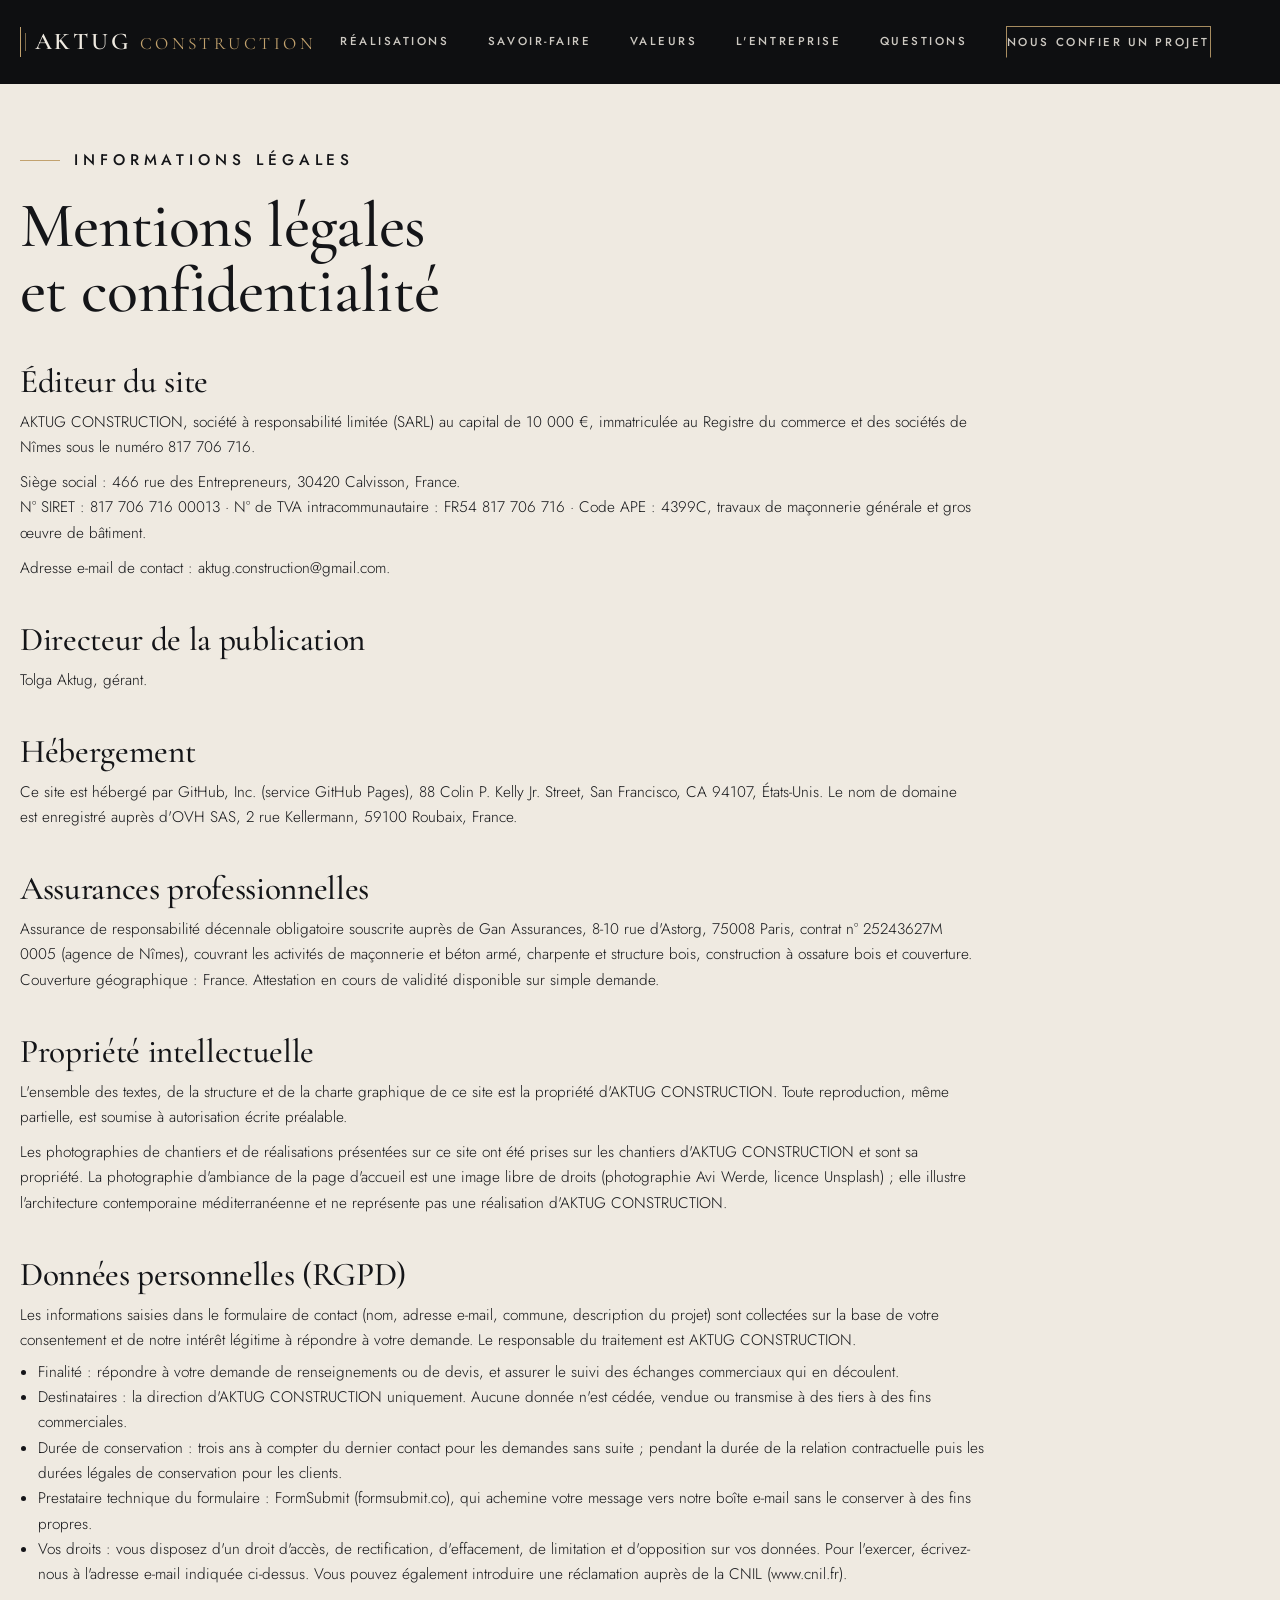
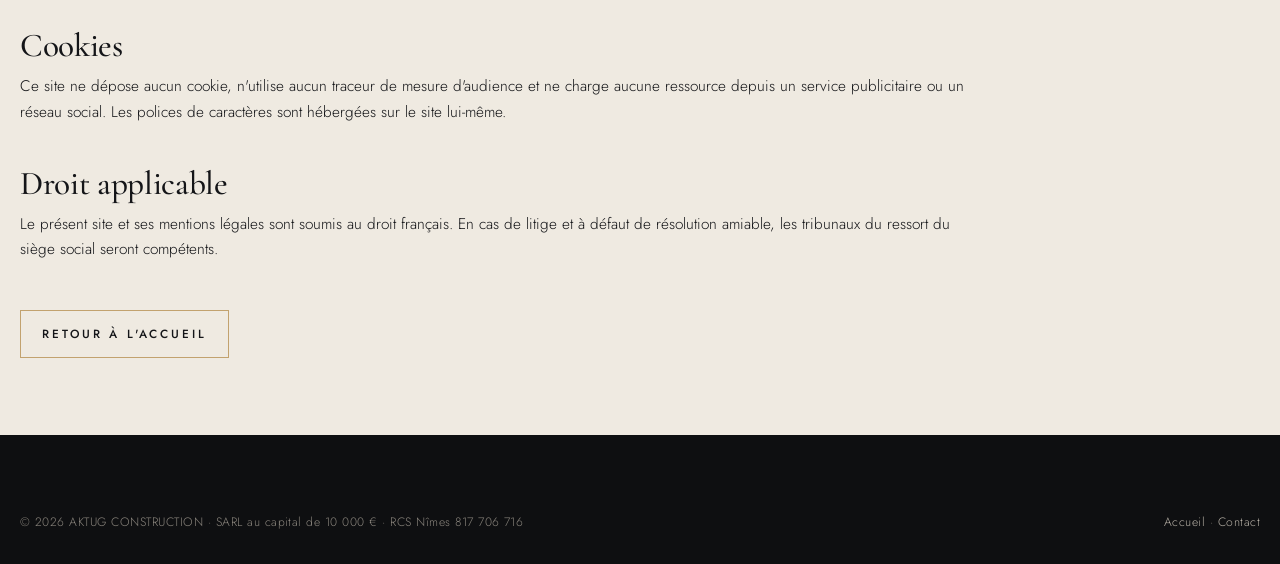
<file: mentions-legales.html>
<!DOCTYPE html>
<html lang="fr">
<head>
<meta charset="utf-8">
<meta name="viewport" content="width=device-width, initial-scale=1, viewport-fit=cover">
<title>Mentions légales et confidentialité · AKTUG CONSTRUCTION</title>
<meta name="description" content="Mentions légales, hébergement et politique de confidentialité du site d'AKTUG CONSTRUCTION, SARL de gros œuvre et maçonnerie générale à Calvisson (Gard).">
<link rel="canonical" href="https://aktug-construction.fr/mentions-legales.html">
<meta name="robots" content="noindex, follow">
<meta name="theme-color" content="#E7E3DB">
<link rel="icon" href="favicon.svg" type="image/svg+xml">
<link rel="apple-touch-icon" href="apple-touch-icon.png">
<link rel="stylesheet" href="assets/site.css">
</head>
<body>
<a class="skip" href="#contenu">Aller au contenu</a>
<header class="nav nav--solid scrolled" id="haut">
  <div class="wrap">
    <a class="brand" href="index.html" aria-label="AKTUG CONSTRUCTION, retour à l'accueil"><span class="brand-mark" aria-hidden="true"></span><span class="brand-name">Aktug<em>Construction</em></span></a>
    <nav class="nav-links" aria-label="Navigation principale">
      <a href="index.html#realisations">Réalisations</a>
      <a href="index.html#savoir-faire">Savoir-faire</a>
      <a href="index.html#valeurs">Valeurs</a>
      <a href="index.html#entreprise">L'entreprise</a>
      <a href="index.html#faq">Questions</a>
      <a class="btn nav-cta" href="index.html#contact">Nous confier un projet</a>
    </nav>
    <button class="menu-btn" id="menuBtn" aria-expanded="false" aria-controls="menuPanel"><span class="label">Menu</span><span class="bars" aria-hidden="true"></span></button>
  </div>
</header>
<div class="menu-panel" id="menuPanel">
  <nav aria-label="Navigation mobile">
    <ul>
      <li><a href="index.html#realisations"><span>01</span>Réalisations</a></li>
      <li><a href="index.html#savoir-faire"><span>02</span>Savoir-faire</a></li>
      <li><a href="index.html#valeurs"><span>03</span>Valeurs &amp; mission</a></li>
      <li><a href="index.html#entreprise"><span>04</span>L'entreprise</a></li>
      <li><a href="index.html#faq"><span>05</span>Questions</a></li>
      <li><a href="index.html#contact"><span>06</span>Contact</a></li>
    </ul>
  </nav>
  <div class="menu-foot">
    <p>Gros œuvre · Maçonnerie générale <br>466 rue des Entrepreneurs, 30420 Calvisson <br><a href="mailto:aktug.construction@gmail.com">aktug.construction@gmail.com</a></p>
  </div>
</div>

<main id="contenu" class="page">
  <div class="wrap">
    <p class="eyebrow">Informations légales</p>
    <h1>Mentions légales <br>et confidentialité</h1>

    <h2>Éditeur du site</h2>
    <p>AKTUG CONSTRUCTION, société à responsabilité limitée (SARL) au capital de 10 000 €, immatriculée au Registre du commerce et des sociétés de Nîmes sous le numéro 817 706 716.</p>
    <p>Siège social : 466 rue des Entrepreneurs, 30420 Calvisson, France. <br>N° SIRET : 817 706 716 00013 · N° de TVA intracommunautaire : FR54 817 706 716 · Code APE : 4399C, travaux de maçonnerie générale et gros œuvre de bâtiment.</p>
    <p>Adresse e-mail de contact : aktug.construction@gmail.com.</p>

    <h2>Directeur de la publication</h2>
    <p>Tolga Aktug, gérant.</p>

    <h2>Hébergement</h2>
    <p>Ce site est hébergé par GitHub, Inc. (service GitHub Pages), 88 Colin P. Kelly Jr. Street, San Francisco, CA 94107, États-Unis. Le nom de domaine est enregistré auprès d'OVH SAS, 2 rue Kellermann, 59100 Roubaix, France.</p>

    <h2>Assurances professionnelles</h2>
    <p>Assurance de responsabilité décennale obligatoire souscrite auprès de Gan Assurances, 8-10 rue d'Astorg, 75008 Paris, contrat n° 25243627M 0005 (agence de Nîmes), couvrant les activités de maçonnerie et béton armé, charpente et structure bois, construction à ossature bois et couverture. Couverture géographique : France. Attestation en cours de validité disponible sur simple demande.</p>

    <h2>Propriété intellectuelle</h2>
    <p>L'ensemble des textes, de la structure et de la charte graphique de ce site est la propriété d'AKTUG CONSTRUCTION. Toute reproduction, même partielle, est soumise à autorisation écrite préalable.</p>
    <p>Les photographies de chantiers et de réalisations présentées sur ce site ont été prises sur les chantiers d'AKTUG CONSTRUCTION et sont sa propriété. La photographie d'ambiance de la page d'accueil est une image libre de droits (photographie Avi Werde, licence Unsplash) ; elle illustre l'architecture contemporaine méditerranéenne et ne représente pas une réalisation d'AKTUG CONSTRUCTION.</p>

    <h2 id="rgpd">Données personnelles (RGPD)</h2>
    <p>Les informations saisies dans le formulaire de contact (nom, adresse e-mail, commune, description du projet) sont collectées sur la base de votre consentement et de notre intérêt légitime à répondre à votre demande. Le responsable du traitement est AKTUG CONSTRUCTION.</p>
    <ul>
      <li>Finalité : répondre à votre demande de renseignements ou de devis, et assurer le suivi des échanges commerciaux qui en découlent.</li>
      <li>Destinataires : la direction d'AKTUG CONSTRUCTION uniquement. Aucune donnée n'est cédée, vendue ou transmise à des tiers à des fins commerciales.</li>
      <li>Durée de conservation : trois ans à compter du dernier contact pour les demandes sans suite ; pendant la durée de la relation contractuelle puis les durées légales de conservation pour les clients.</li>
      <li>Prestataire technique du formulaire : FormSubmit (formsubmit.co), qui achemine votre message vers notre boîte e-mail sans le conserver à des fins propres.</li>
      <li>Vos droits : vous disposez d'un droit d'accès, de rectification, d'effacement, de limitation et d'opposition sur vos données. Pour l'exercer, écrivez-nous à l'adresse e-mail indiquée ci-dessus. Vous pouvez également introduire une réclamation auprès de la CNIL (www.cnil.fr).</li>
    </ul>

    <h2>Cookies</h2>
    <p>Ce site ne dépose aucun cookie, n'utilise aucun traceur de mesure d'audience et ne charge aucune ressource depuis un service publicitaire ou un réseau social. Les polices de caractères sont hébergées sur le site lui-même.</p>

    <h2>Droit applicable</h2>
    <p>Le présent site et ses mentions légales sont soumis au droit français. En cas de litige et à défaut de résolution amiable, les tribunaux du ressort du siège social seront compétents.</p>

    <a class="btn back" href="index.html">Retour à l'accueil</a>
  </div>
</main>

<footer>
  <div class="wrap">
    <div class="legal" style="margin-top:0;padding-top:0;border-top:0">
      <p>© <span data-year>2026</span> AKTUG CONSTRUCTION · SARL au capital de 10 000 € · RCS Nîmes 817 706 716</p>
      <p><a href="index.html">Accueil</a> · <a href="index.html#contact">Contact</a></p>
    </div>
  </div>
</footer>
<script src="assets/site.js" defer></script>
</body>
</html>
</file>
<file: assets/site.css>
/* AKTUG CONSTRUCTION — feuille de style
   Direction : « Monolithe ». Anthracite, ivoire et laiton ; Cormorant Garamond (titres) et Jost (texte, repères).
   Sections sombres et claires en alternance, images en superposition, apparitions au défilement. */

@font-face{font-family:'Cormorant Garamond';font-style:normal;font-weight:300 700;font-display:swap;src:url(../fonts/CormorantGaramond.woff2) format('woff2')}
@font-face{font-family:'Cormorant Garamond';font-style:italic;font-weight:300 700;font-display:swap;src:url(../fonts/CormorantGaramond-Italic.woff2) format('woff2')}
@font-face{font-family:'Jost';font-style:normal;font-weight:100 900;font-display:swap;src:url(../fonts/Jost.woff2) format('woff2')}

:root{
  --noir:#0E0F11;
  --anthracite:#15171A;
  --ardoise:#1E2125;
  --ardoise-2:#262A2F;
  --ivoire:#EFEAE1;
  --ivoire-2:#F7F4EE;
  --encre:#141518;
  --gris:#6B6761;
  --brume:#B5AFA5;
  --laiton:#C2A26E;
  --laiton-clair:#D8BE8E;
  --laiton-fonce:#9B7D4C;
  --ligne-d:rgba(239,234,225,.14);
  --ligne-l:rgba(20,21,24,.14);
  --serif:"Cormorant Garamond","Cormorant",Garamond,"Times New Roman",serif;
  --sans:"Jost","Futura","Avenir Next","Helvetica Neue",Arial,sans-serif;
  --gutter-l:max(20px,env(safe-area-inset-left,0px));
  --gutter-r:max(20px,env(safe-area-inset-right,0px));
  --max:1320px;
  --nav-h:84px;
  --ease:cubic-bezier(.2,.7,.2,1);
  --ease-out:cubic-bezier(.16,1,.3,1);
  color-scheme:light;
}

*{box-sizing:border-box}
html{scroll-behavior:smooth;-webkit-text-size-adjust:100%}
body{margin:0;background:var(--ivoire);color:var(--encre);font-family:var(--sans);font-weight:300;font-size:1.0625rem;line-height:1.65;-webkit-font-smoothing:antialiased;overflow-x:hidden}
body.menu-open{overflow:hidden}
img{max-width:100%;height:auto;display:block}
a{color:inherit}
h1,h2,h3,h4{font-family:var(--serif);font-weight:500;line-height:1.02;letter-spacing:-.01em;margin:0;text-wrap:balance}
h1 em,h2 em,h3 em,.mission em{font-style:italic;font-weight:500;color:var(--laiton)}
p{margin:0}
ul,ol{margin:0;padding:0;list-style:none}
button{font:inherit;color:inherit}
strong{font-weight:500}
:focus-visible{outline:2px solid var(--laiton);outline-offset:3px}
.skip{position:absolute;left:-999px;top:8px;background:var(--laiton);color:var(--noir);padding:.6em 1em;z-index:100}
.skip:focus{left:8px}
.wrap{max-width:var(--max);margin-inline:auto;padding-left:var(--gutter-l);padding-right:var(--gutter-r)}
.eyebrow{font-family:var(--sans);font-weight:500;font-size:.7rem;letter-spacing:.32em;text-transform:uppercase;color:var(--laiton);display:flex;align-items:center;gap:14px}
.eyebrow::before{content:"";display:inline-block;width:40px;height:1px;background:var(--laiton)}
.lede{font-family:var(--serif);font-weight:500;font-size:clamp(1.35rem,1.9vw,1.7rem);line-height:1.35;max-width:30em}
.txt{max-width:36em}
.txt + .txt{margin-top:1em}
.muted{color:var(--brume)}
.btn{display:inline-flex;align-items:center;gap:.8em;font-family:var(--sans);font-weight:500;font-size:.74rem;letter-spacing:.24em;text-transform:uppercase;text-decoration:none;padding:1.1em 1.8em;border:1px solid var(--laiton);background:transparent;color:inherit;cursor:pointer;transition:background .3s var(--ease),color .3s var(--ease),border-color .3s var(--ease)}
.btn svg{width:16px;height:16px;transition:transform .3s var(--ease)}
.btn:hover svg,.btn:focus-visible svg{transform:translateX(5px)}
.btn:hover,.btn:focus-visible{background:var(--laiton);color:var(--noir);border-color:var(--laiton);outline:none}
.btn--solid{background:var(--laiton);color:var(--noir)}
.btn--solid:hover,.btn--solid:focus-visible{background:var(--laiton-clair);border-color:var(--laiton-clair)}
.btn[disabled]{opacity:.6;cursor:default}
.tag{font-family:var(--sans);font-weight:500;font-size:.62rem;letter-spacing:.2em;text-transform:uppercase;border:1px solid currentColor;padding:.4em .7em;color:var(--laiton);white-space:nowrap;opacity:.9}
.copy{font-family:var(--sans);font-weight:500;font-size:.7rem;letter-spacing:.22em;text-transform:uppercase;background:var(--laiton);color:var(--noir);border:1px solid var(--laiton);padding:.8em 1.2em;cursor:pointer}
.copy:hover{background:var(--laiton-clair)}

/* ---------- Apparitions (état de repos visible sans script) ---------- */
.js .reveal{opacity:0;transform:translateY(22px);transition:opacity .9s var(--ease-out),transform .9s var(--ease-out)}
.js .reveal.in{opacity:1;transform:none}
.js .reveal[data-delay="1"]{transition-delay:.1s}.js .reveal[data-delay="2"]{transition-delay:.2s}.js .reveal[data-delay="3"]{transition-delay:.3s}.js .reveal[data-delay="4"]{transition-delay:.4s}
.js .reveal-img .big,.js .reveal-img .small{clip-path:inset(0 0 100% 0);transition:clip-path 1.2s var(--ease-out)}
.js .reveal-img .small{transition-delay:.25s}
.js .reveal-img.in .big,.js .reveal-img.in .small{clip-path:inset(0 0 0 0)}
.js .reveal-img img{transform:scale(1.08);transition:transform 1.8s var(--ease-out)}
.js .reveal-img.in img{transform:none}
@media (prefers-reduced-motion:reduce){
  html{scroll-behavior:auto}
  .js .reveal{opacity:1;transform:none;transition:none}
  .js .reveal-img .big,.js .reveal-img .small{clip-path:none;transition:none}
  .js .reveal-img img{transform:none;transition:none}
  *,*::before,*::after{animation:none!important;transition-duration:.01ms!important}
}

/* ---------- Navigation ---------- */
.nav{position:fixed;top:0;left:0;right:0;z-index:40;color:var(--ivoire);background:linear-gradient(180deg,rgba(14,15,17,.55),rgba(14,15,17,0));transition:background .4s var(--ease),box-shadow .4s}
.nav.scrolled{background:rgba(21,23,26,.88);backdrop-filter:blur(14px);-webkit-backdrop-filter:blur(14px);box-shadow:0 1px 0 var(--ligne-d)}
.nav .wrap{display:flex;align-items:center;justify-content:space-between;gap:1.5rem;min-height:var(--nav-h)}
.brand{display:flex;align-items:center;gap:.8em;text-decoration:none;white-space:nowrap}
.brand-mark{display:inline-block;width:1px;height:30px;background:var(--laiton);flex:none;position:relative}
.brand-mark::after{content:"";position:absolute;left:5px;top:6px;width:1px;height:18px;background:var(--laiton);opacity:.6}
.brand-name{font-family:var(--serif);font-weight:600;font-size:1.5rem;letter-spacing:.12em;text-transform:uppercase;line-height:1}
.brand-name em{font-style:normal;font-weight:400;letter-spacing:.2em;font-size:.72em;margin-left:.5em;color:var(--laiton)}
.nav-links{display:flex;align-items:center;gap:2rem}
.nav-links a{font-family:var(--sans);font-size:.72rem;font-weight:500;letter-spacing:.22em;text-transform:uppercase;text-decoration:none;color:var(--ivoire);opacity:.85;padding:.5em 0;border-bottom:1px solid transparent;transition:opacity .2s,border-color .2s}
.nav-links a:hover,.nav-links a.active{opacity:1;border-bottom-color:var(--laiton)}
.nav-cta{margin-left:.5rem;padding:.9em 1.4em;font-size:.68rem;border-color:var(--laiton);opacity:1}
.menu-btn{display:none;align-items:center;gap:.7em;font-family:var(--sans);font-weight:500;font-size:.7rem;letter-spacing:.24em;text-transform:uppercase;background:none;border:1px solid rgba(239,234,225,.4);color:var(--ivoire);padding:.7em 1.1em;cursor:pointer}
.menu-btn .bars{display:inline-block;width:18px;height:12px;position:relative}
.menu-btn .bars::before,.menu-btn .bars::after{content:"";position:absolute;left:0;right:0;height:1px;background:currentColor;transition:transform .3s var(--ease),top .3s var(--ease)}
.menu-btn .bars::before{top:0}.menu-btn .bars::after{top:11px}
.menu-btn[aria-expanded="true"] .bars::before{top:5px;transform:rotate(45deg)}
.menu-btn[aria-expanded="true"] .bars::after{top:5px;transform:rotate(-45deg)}
.menu-panel{display:none}
@media (max-width:980px){
  .nav-links{display:none}
  .menu-btn{display:inline-flex}
  .menu-panel{display:block;position:fixed;top:0;left:0;width:100%;height:100%;z-index:35;background:var(--noir);color:var(--ivoire);padding-top:calc(var(--nav-h) + env(safe-area-inset-top,0px));padding-left:var(--gutter-l);padding-right:var(--gutter-r);padding-bottom:max(24px,env(safe-area-inset-bottom,0px));opacity:0;visibility:hidden;transform:translateY(-6px);transition:opacity .4s var(--ease),transform .4s var(--ease),visibility 0s .4s;overflow:auto}
  .menu-panel.open{opacity:1;visibility:visible;transform:none;transition:opacity .4s var(--ease),transform .4s var(--ease),visibility 0s}
  .nav.menu-open{background:var(--noir)}
  .menu-panel ul{display:flex;flex-direction:column;margin-top:1.5rem}
  .menu-panel li a{display:flex;align-items:baseline;gap:1.2rem;font-family:var(--serif);font-weight:500;font-size:clamp(2.2rem,9vw,3.6rem);line-height:1.05;text-decoration:none;padding:.3em 0;border-bottom:1px solid var(--ligne-d);color:var(--ivoire)}
  .menu-panel li a span{font-family:var(--sans);font-size:.66rem;letter-spacing:.3em;color:var(--laiton);font-weight:500}
  .menu-foot{margin-top:2rem;font-family:var(--sans);font-size:.92rem;color:var(--brume);display:flex;flex-direction:column;gap:1.2rem}
  .menu-foot a{color:var(--ivoire)}
  .menu-foot .btn{align-self:flex-start}
}

/* ---------- Héro ---------- */
.hero{position:relative;min-height:100svh;display:flex;align-items:flex-end;color:var(--ivoire);background:var(--noir);overflow:hidden;isolation:isolate}
.hero picture{position:absolute;inset:0;display:block}
.hero img{width:100%;height:100%;object-fit:cover;object-position:center 45%;animation:kenburns 14s var(--ease-out) both;filter:saturate(.9)}
@keyframes kenburns{from{transform:scale(1.08)}to{transform:scale(1)}}
.hero::after{content:"";position:absolute;inset:0;background:linear-gradient(180deg,rgba(14,15,17,.35) 0%,rgba(14,15,17,.05) 35%,rgba(14,15,17,.55) 70%,rgba(14,15,17,.92) 100%);z-index:1}
.hero .wrap{position:relative;z-index:2;width:100%;padding-block:calc(var(--nav-h) + 2rem) clamp(5rem,12vh,8rem)}
.hero .eyebrow{margin-bottom:1.6rem}
.hero h1{font-size:clamp(3.2rem,8.6vw,7.6rem);font-weight:500;line-height:.98;max-width:10em;letter-spacing:-.015em;text-shadow:0 2px 30px rgba(0,0,0,.35)}
.hero-foot{display:flex;flex-wrap:wrap;gap:1.6rem 3rem;align-items:flex-end;justify-content:space-between;margin-top:2.4rem}
.hero-foot p{font-family:var(--sans);font-weight:300;font-size:1.05rem;max-width:30em;color:#D9D3C8;line-height:1.55}
.scroll-cue{position:absolute;right:var(--gutter-r);bottom:clamp(2rem,8vh,5rem);z-index:2;display:none;font-family:var(--sans);font-size:.6rem;letter-spacing:.36em;text-transform:uppercase;color:var(--brume);writing-mode:vertical-rl;transform:rotate(180deg)}
.scroll-cue::after{content:"";display:block;width:1px;height:64px;background:var(--laiton);margin:0 auto 14px;animation:cue 2.6s var(--ease) infinite}
@keyframes cue{0%{transform:scaleY(0);transform-origin:bottom}45%{transform:scaleY(1);transform-origin:bottom}55%{transform:scaleY(1);transform-origin:top}100%{transform:scaleY(0);transform-origin:top}}
@media (min-width:1100px){.scroll-cue{display:block}}

/* Carte flottante à cheval sur le héro */
.hero-card-wrap{position:relative;z-index:3;margin-top:-5.5rem;display:flex;justify-content:flex-end}
.hero-card{display:grid;grid-template-columns:150px 1fr;background:var(--ardoise);color:var(--ivoire);border:1px solid var(--ligne-d);width:min(460px,100%);text-decoration:none;box-shadow:0 40px 80px -30px rgba(0,0,0,.6);transition:transform .4s var(--ease),border-color .3s}
.hero-card:hover{transform:translateY(-4px);border-color:var(--laiton)}
.hero-card .ph{position:relative;overflow:hidden;min-height:150px}
.hero-card .ph img{position:absolute;inset:0;width:100%;height:100%;object-fit:cover}
.hero-card .ct{padding:1.2rem 1.3rem;display:flex;flex-direction:column;gap:.4rem;justify-content:center}
.hero-card .ct .eyebrow{font-size:.6rem;gap:10px}
.hero-card .ct .eyebrow::before{width:22px}
.hero-card .ct b{font-family:var(--serif);font-weight:500;font-size:1.5rem;line-height:1.05}
.hero-card .ct span{font-family:var(--sans);font-size:.82rem;color:var(--brume)}
@media (max-width:600px){.hero-card{grid-template-columns:110px 1fr}.hero-card .ct{padding:1rem}.hero-card .ct b{font-size:1.25rem}.hero-card-wrap{margin-top:-3.5rem}}

/* ---------- Repères ---------- */
.reperes{background:var(--anthracite);color:var(--ivoire);padding-block:clamp(3rem,7vw,5.5rem) clamp(3.5rem,7vw,6rem)}
.reperes ul{display:grid;grid-template-columns:repeat(2,minmax(0,1fr));gap:2.5rem 2rem}
@media (min-width:800px){.reperes ul{grid-template-columns:repeat(4,minmax(0,1fr));gap:2rem}}
.reperes li{border-top:1px solid var(--laiton);padding-top:1.2rem;min-width:0}
.reperes b{display:block;font-family:var(--serif);font-weight:500;font-size:clamp(2.4rem,4.2vw,3.6rem);line-height:1;letter-spacing:-.01em}
.reperes span{display:block;font-family:var(--sans);font-size:.74rem;letter-spacing:.14em;text-transform:uppercase;color:var(--brume);margin-top:.7rem;line-height:1.5}

/* ---------- Sections ---------- */
section{padding-block:clamp(5rem,10vw,9rem)}
.sec-head{display:grid;grid-template-columns:1fr;gap:1.6rem;margin-bottom:clamp(2.5rem,6vw,4.5rem)}
.sec-head h2{font-size:clamp(2.6rem,5.6vw,5rem);margin-top:1.2rem}
@media (min-width:900px){.sec-head{grid-template-columns:minmax(0,7fr) minmax(0,5fr);align-items:end}.sec-head .lede{justify-self:end}}

/* Manifeste : texte + collage */
.intro{background:var(--ivoire)}
.intro .grid{display:grid;grid-template-columns:1fr;gap:3rem}
@media (min-width:980px){.intro .grid{grid-template-columns:6fr 6fr;gap:5rem;align-items:center}}
.intro h2{font-size:clamp(2.3rem,4.3vw,3.9rem);margin-top:1.2rem}
.intro .big{font-family:var(--serif);font-weight:500;font-size:clamp(1.35rem,1.9vw,1.65rem);line-height:1.38;max-width:28em;margin-top:1.6rem}
.intro .txt{margin-top:1.3rem;color:var(--gris)}
.clients{display:grid;grid-template-columns:repeat(2,minmax(0,1fr));gap:0;margin-top:2.4rem;border-top:1px solid var(--ligne-l)}
.clients div{padding:1.1rem 1rem 1.2rem .2rem;min-width:0;border-bottom:1px solid var(--ligne-l)}
.clients h3{font-size:1.45rem;font-weight:600;margin-bottom:.3rem}
.clients p{font-family:var(--sans);font-size:.88rem;color:var(--gris);line-height:1.45}
.collage{position:relative;aspect-ratio:4/5;max-width:100%}
.collage .big{position:absolute;inset:0 0 18% 16%;overflow:hidden}
.collage .big img,.collage .small img{width:100%;height:100%;object-fit:cover}
.collage .small{position:absolute;left:0;bottom:0;width:58%;aspect-ratio:4/3;overflow:hidden;border:10px solid var(--ivoire);border-left:0;border-bottom:0}
.collage::before{content:"";position:absolute;inset:-16px 14px 10% calc(16% - 16px);border:1px solid var(--laiton);pointer-events:none}
.collage .label{position:absolute;left:0;top:2%;font-family:var(--sans);font-size:.62rem;letter-spacing:.3em;text-transform:uppercase;color:var(--gris);writing-mode:vertical-rl;transform:translateX(calc(8% - 50%))}
.collage--mirror .big{inset:0 16% 18% 0}
.collage--mirror .small{left:auto;right:0;border-left:10px solid var(--ivoire);border-right:0}
.collage--mirror::before{inset:-16px calc(16% - 16px) 10% 14px}
.collage--mirror .label{left:auto;right:0;transform:translateX(calc(50% - 8%))}

/* Réalisations (sombre) */
.realisations{background:var(--anthracite);color:var(--ivoire)}
.realisations .lede{color:var(--brume)}
.filters{display:flex;flex-wrap:wrap;gap:.5rem;margin-bottom:2rem}
.filters button{font-family:var(--sans);font-weight:500;font-size:.66rem;letter-spacing:.22em;text-transform:uppercase;background:transparent;border:1px solid var(--ligne-d);padding:.75em 1.1em;cursor:pointer;color:var(--brume);transition:background .2s,color .2s,border-color .2s}
.filters button:hover{border-color:var(--laiton);color:var(--ivoire)}
.filters button[aria-pressed="true"]{background:var(--laiton);color:var(--noir);border-color:var(--laiton)}
.gallery{display:grid;grid-template-columns:repeat(2,minmax(0,1fr));gap:clamp(.7rem,1.6vw,1.4rem)}
@media (min-width:900px){.gallery{grid-template-columns:repeat(4,minmax(0,1fr))}.span2{grid-column:span 2}.row2{grid-row:span 2}}
.frame{position:relative;background:var(--ardoise);display:flex;flex-direction:column;min-width:0;cursor:pointer;transition:transform .5s var(--ease)}
.frame::after{content:"";position:absolute;inset:0;border:1px solid var(--laiton);opacity:0;transform:scale(.985);transition:opacity .4s,transform .5s var(--ease);pointer-events:none}
.frame:hover::after,.frame:focus-within::after{opacity:1;transform:none}
.frame.hidden{display:none}
.frame .ph{position:relative;aspect-ratio:4/3;flex:1 0 auto;max-width:100%;overflow:hidden;background:var(--ardoise-2)}
.row2 .ph{aspect-ratio:auto;flex:1;min-height:320px}
.frame img{position:absolute;inset:0;width:100%;height:100%;object-fit:cover;transition:transform 1.2s var(--ease-out),filter .5s;filter:saturate(.88)}
.frame:hover img{transform:scale(1.05);filter:saturate(1)}
.frame .zoom{position:absolute;right:12px;bottom:12px;width:38px;height:38px;display:grid;place-items:center;background:rgba(14,15,17,.7);color:var(--laiton);border:1px solid var(--laiton);opacity:0;transform:translateY(6px);transition:opacity .3s,transform .3s var(--ease)}
.frame:hover .zoom,.frame:focus-within .zoom{opacity:1;transform:none}
.frame .zoom svg{width:16px;height:16px}
.frame .cap{padding:1.1rem 1.1rem 1.2rem;display:flex;flex-direction:column;gap:.45rem;min-height:8.6rem}
.frame .cap h3{font-size:1.55rem;font-weight:600;line-height:1.05}
.frame .cap p{font-family:var(--sans);font-size:.84rem;color:var(--brume)}
.frame .tags{display:flex;flex-wrap:wrap;gap:.35rem;margin-top:.25rem}
.frame:not(.span2) .tags .tag:nth-child(n+3){display:none}
.frame button.open{position:absolute;inset:0;background:none;border:0;cursor:pointer;opacity:0}
.gal-note{margin-top:1.8rem;font-family:var(--sans);font-size:.84rem;color:var(--brume);max-width:60em}

/* Visionneuse */
.lightbox{position:fixed;inset:0;z-index:60;background:rgba(10,11,12,.96);display:none;align-items:center;justify-content:center;padding:max(16px,env(safe-area-inset-top,0px)) max(16px,env(safe-area-inset-right,0px)) max(16px,env(safe-area-inset-bottom,0px)) max(16px,env(safe-area-inset-left,0px))}
.lightbox.open{display:flex}
.lightbox figure{margin:0;max-width:min(1400px,100%);max-height:100%;display:flex;flex-direction:column;gap:1rem;align-items:center;min-width:0}
.lightbox img{max-width:100%;max-height:calc(100vh - 160px);width:auto;height:auto;object-fit:contain;box-shadow:0 40px 100px rgba(0,0,0,.7)}
.lightbox figcaption{color:var(--brume);font-family:var(--sans);font-size:.88rem;text-align:center;max-width:60ch}
.lightbox figcaption b{display:block;font-family:var(--serif);font-weight:500;font-size:1.8rem;color:var(--ivoire);margin-bottom:.1em}
.lb-btn{position:absolute;background:transparent;border:1px solid var(--laiton);color:var(--laiton);width:48px;height:48px;display:grid;place-items:center;cursor:pointer;transition:background .2s,color .2s}
.lb-btn:hover{background:var(--laiton);color:var(--noir)}
.lb-btn svg{width:20px;height:20px}
.lb-close{top:max(16px,env(safe-area-inset-top,0px));right:max(16px,env(safe-area-inset-right,0px))}
.lb-prev{left:max(12px,env(safe-area-inset-left,0px));top:50%;transform:translateY(-50%)}
.lb-next{right:max(12px,env(safe-area-inset-right,0px));top:50%;transform:translateY(-50%)}
.lb-count{position:absolute;left:max(16px,env(safe-area-inset-left,0px));top:max(30px,env(safe-area-inset-top,0px));font-family:var(--sans);font-size:.68rem;letter-spacing:.3em;color:var(--laiton)}
@media (max-width:700px){.lb-prev,.lb-next{top:auto;bottom:max(16px,env(safe-area-inset-bottom,0px));transform:none}.lightbox img{max-height:calc(100vh - 220px)}}

/* Bandeau image avec parallaxe */
.band{position:relative;height:min(78vh,700px);overflow:hidden;background:var(--noir)}
.band picture{display:block;height:100%}
.band img{width:100%;height:120%;object-fit:cover;margin-top:-10%;will-change:transform}
.band::after{content:"";position:absolute;inset:0;background:linear-gradient(180deg,rgba(14,15,17,.25),rgba(14,15,17,0) 40%,rgba(14,15,17,.7));pointer-events:none}
.band figcaption{position:absolute;left:0;right:0;bottom:0;z-index:1;padding-block:1.8rem;padding-left:var(--gutter-l);padding-right:var(--gutter-r);color:var(--ivoire);font-family:var(--sans);font-size:.68rem;letter-spacing:.28em;text-transform:uppercase;display:flex;gap:14px;align-items:center}
.band figcaption::before{content:"";width:40px;height:1px;background:var(--laiton)}

/* Savoir-faire (clair) */
.savoir{background:var(--ivoire)}
.modes{border-top:1px solid var(--ligne-l)}
.mode{display:grid;grid-template-columns:1fr;gap:.7rem 2rem;padding-block:1.9rem;border-bottom:1px solid var(--ligne-l);min-width:0;position:relative}
.mode .idx{font-family:var(--serif);font-style:italic;font-weight:500;font-size:1.1rem;color:var(--laiton);letter-spacing:.05em}
.mode h3{font-size:clamp(1.9rem,3.6vw,2.8rem);font-weight:500}
.mode h3 small{display:block;font-family:var(--sans);font-weight:500;font-size:.66rem;letter-spacing:.24em;color:var(--gris);margin-top:.5em;text-transform:uppercase}
.mode p{color:var(--encre);max-width:40em}
.mode .usage{font-family:var(--sans);font-size:.84rem;color:var(--gris);margin-top:.7rem}
.mode .usage b{color:var(--laiton-fonce);font-weight:500;letter-spacing:.1em;text-transform:uppercase;font-size:.7rem;margin-right:.3em}
@media (min-width:800px){.mode{grid-template-columns:4rem minmax(0,5fr) minmax(0,7fr);padding-block:2.4rem;align-items:start}.mode .idx{padding-top:.5rem}}
.mode::before{content:"";position:absolute;left:0;bottom:-1px;height:1px;width:0;background:var(--laiton);transition:width .8s var(--ease-out)}
.mode:hover::before{width:100%}

/* Méthode */
.methode{margin-top:clamp(4rem,8vw,7rem);display:grid;grid-template-columns:1fr;gap:2.4rem}
@media (min-width:900px){.methode{grid-template-columns:4fr 8fr;gap:5rem}.methode > div:first-child{position:sticky;top:calc(var(--nav-h) + 24px);align-self:start}}
.methode h2{font-size:clamp(2.3rem,4.4vw,3.6rem);margin-top:1.2rem}
.steps{counter-reset:etape}
.steps li{counter-increment:etape;display:grid;grid-template-columns:4.5rem 1fr;gap:1rem;padding-block:1.5rem;border-top:1px solid var(--ligne-l);align-items:start}
.steps li:last-child{border-bottom:1px solid var(--ligne-l)}
.steps li::before{content:counter(etape,decimal-leading-zero);font-family:var(--serif);font-style:italic;font-size:2.2rem;font-weight:500;color:var(--laiton);line-height:1}
.steps h4{font-size:1.55rem;font-weight:600;margin-bottom:.35rem}
.steps p{font-family:var(--sans);font-size:.95rem;color:var(--gris);max-width:46em}

/* Valeurs (sombre) */
.valeurs{background:var(--anthracite);color:var(--ivoire);position:relative;overflow:hidden}
.valeurs::before{content:"«";position:absolute;left:-.05em;top:-.35em;font-family:var(--serif);font-size:clamp(14rem,40vw,34rem);line-height:1;color:var(--laiton);opacity:.07;pointer-events:none;font-weight:500}
.valeurs::after{content:"";position:absolute;inset:0;opacity:.06;background-image:url("data:image/svg+xml,%3Csvg xmlns='http://www.w3.org/2000/svg' width='300' height='300'%3E%3Cfilter id='n'%3E%3CfeTurbulence type='fractalNoise' baseFrequency='.85' numOctaves='3' stitchTiles='stitch'/%3E%3C/filter%3E%3Crect width='100%25' height='100%25' filter='url(%23n)'/%3E%3C/svg%3E");pointer-events:none}
.valeurs .wrap{position:relative;z-index:1}
.valeurs .mission{font-family:var(--serif);font-size:clamp(2.2rem,4.8vw,4.3rem);font-weight:400;line-height:1.1;max-width:18em;margin:1.4rem 0 clamp(3rem,7vw,5.5rem)}
.vals{display:grid;grid-template-columns:1fr;gap:0;border-top:1px solid var(--ligne-d)}
@media (min-width:700px){.vals{grid-template-columns:repeat(2,minmax(0,1fr));column-gap:3rem}}
@media (min-width:1050px){.vals{grid-template-columns:repeat(3,minmax(0,1fr))}}
.vals article{padding:1.8rem 0 2rem;min-width:0;border-bottom:1px solid var(--ligne-d);position:relative}
.vals article::before{content:"";position:absolute;left:0;top:-1px;width:0;height:1px;background:var(--laiton);transition:width .7s var(--ease-out)}
.vals article:hover::before{width:100%}
.vals h3{font-size:1.9rem;font-weight:500;margin-bottom:.8rem}
.vals p{font-family:var(--sans);font-size:.98rem;color:var(--brume);max-width:30em}

/* Entreprise (clair) */
.entreprise{background:var(--ivoire)}
.entreprise .grid{display:grid;grid-template-columns:1fr;gap:3rem}
@media (min-width:980px){.entreprise .grid{grid-template-columns:6fr 6fr;gap:5rem;align-items:start}.entreprise .collage{position:sticky;top:calc(var(--nav-h) + 40px)}}
.entreprise h2{font-size:clamp(2.5rem,4.8vw,4.3rem);margin-top:1.2rem}
.entreprise .txt{color:var(--encre)}
.entreprise h2 + .txt{margin-top:1.6rem}
.faits{margin-top:2.2rem;border-top:1px solid var(--ligne-l)}
.faits div{display:grid;grid-template-columns:minmax(0,1fr) minmax(0,2fr);gap:1rem;padding-block:.95rem;border-bottom:1px solid var(--ligne-l);font-family:var(--sans);font-size:.92rem}
.faits dt{color:var(--laiton-fonce);font-weight:500;letter-spacing:.2em;text-transform:uppercase;font-size:.64rem;padding-top:.35em}
.faits dd{margin:0;color:var(--encre)}
.archi{margin-top:clamp(4rem,8vw,7rem);background:var(--anthracite);color:var(--ivoire);padding:clamp(2rem,5vw,3.8rem);display:grid;grid-template-columns:1fr;gap:2rem;position:relative}
.archi::before{content:"";position:absolute;inset:12px;border:1px solid var(--ligne-d);pointer-events:none}
@media (min-width:900px){.archi{grid-template-columns:5fr 7fr;gap:3.5rem}}
.archi h2{font-size:clamp(2rem,4vw,3.3rem);margin-top:1.2rem}
.archi .txt{color:var(--brume);font-size:.98rem;margin-top:1.2rem}
.archi ul{display:grid;grid-template-columns:1fr;position:relative;z-index:1}
@media (min-width:600px){.archi ul{grid-template-columns:1fr 1fr;column-gap:2.5rem}}
.archi li{font-family:var(--sans);font-size:.95rem;color:var(--ivoire);padding:.85em 0 .85em 1.8em;border-bottom:1px solid var(--ligne-d);position:relative}
.archi li::before{content:"";position:absolute;left:0;top:1.35em;width:12px;height:1px;background:var(--laiton)}
.zone{margin-top:clamp(3rem,6vw,5rem);display:grid;grid-template-columns:1fr;gap:1.2rem}
@media (min-width:900px){.zone{grid-template-columns:4fr 8fr;gap:5rem;align-items:start}}
.zone h3{font-size:2rem;margin-top:1rem}
.zone p{font-family:var(--sans);font-size:.96rem;color:var(--encre);max-width:60em}
.zone .villes{display:flex;flex-wrap:wrap;gap:.45rem;margin-top:1.2rem}
.zone .tag{color:var(--laiton-fonce)}

/* FAQ (clair) */
.faq{background:var(--ivoire-2)}
.faq .list{border-top:1px solid var(--ligne-l);max-width:62em}
.faq details{border-bottom:1px solid var(--ligne-l)}
.faq summary{list-style:none;cursor:pointer;display:grid;grid-template-columns:1fr 2.4rem;gap:1rem;align-items:center;padding:1.3rem 0;font-family:var(--serif);font-size:clamp(1.4rem,2.3vw,1.9rem);font-weight:500;line-height:1.1}
.faq summary::-webkit-details-marker{display:none}
.faq summary::after{content:"+";font-family:var(--serif);font-weight:400;font-size:2rem;color:var(--laiton);justify-self:end;transition:transform .3s var(--ease)}
.faq details[open] summary::after{transform:rotate(45deg)}
.faq details p{font-family:var(--sans);color:var(--encre);padding:0 0 1.5rem;max-width:42em}
.faq details p + p{margin-top:.6em}

/* Contact (sombre) */
.contact{background:var(--ardoise);color:var(--ivoire)}
.contact .grid{display:grid;grid-template-columns:1fr;gap:3rem}
@media (min-width:900px){.contact .grid{grid-template-columns:5fr 7fr;gap:5rem}}
.contact h2{font-size:clamp(2.5rem,4.8vw,4.3rem);margin-top:1.2rem}
.contact .txt{color:var(--brume)}
.contact h2 + .txt{margin-top:1.4rem}
.contact form{display:grid;grid-template-columns:1fr;gap:1.2rem;align-content:start}
@media (min-width:600px){.contact form{grid-template-columns:1fr 1fr}.contact form .full{grid-column:1/-1}}
.field{display:flex;flex-direction:column;gap:.5rem;min-width:0}
.field label{font-family:var(--sans);font-size:.64rem;font-weight:500;letter-spacing:.26em;text-transform:uppercase;color:var(--laiton)}
.field input,.field select,.field textarea{font-family:var(--sans);font-weight:300;font-size:1rem;color:var(--ivoire);background:var(--ardoise-2);border:1px solid var(--ligne-d);padding:.95em 1em;width:100%;min-width:0;border-radius:0;appearance:none;-webkit-appearance:none;transition:border-color .2s}
.field select{background-image:url("data:image/svg+xml,%3Csvg xmlns='http://www.w3.org/2000/svg' width='12' height='8'%3E%3Cpath d='M1 1l5 5 5-5' fill='none' stroke='%23C2A26E' stroke-width='1.4'/%3E%3C/svg%3E");background-repeat:no-repeat;background-position:right 1em center;padding-right:2.6em}
.field select option{color:var(--encre)}
.field textarea{min-height:10em;resize:vertical}
.field input::placeholder,.field textarea::placeholder{color:#7F7A72}
.field input:focus,.field select:focus,.field textarea:focus{outline:none;border-color:var(--laiton)}
.field.err input,.field.err textarea{border-color:#C96A5A}
.field .hint{font-family:var(--sans);font-size:.78rem;color:#E09A8C;display:none}
.field.err .hint{display:block}
.rgpd{font-family:var(--sans);font-size:.8rem;color:var(--brume);display:flex;gap:.7rem;align-items:flex-start;line-height:1.5}
.rgpd input{margin-top:.25em;appearance:auto;-webkit-appearance:auto;width:auto;accent-color:var(--laiton);flex:none}
.rgpd span{flex:1;min-width:0}
.rgpd a{color:var(--ivoire)}
.rgpd.err span{color:#E09A8C}
.contact .btn{justify-self:start}
.pieces{margin-top:2rem;border:1px solid var(--ligne-d);padding:1.3rem 1.4rem;font-family:var(--sans)}
.pieces .eyebrow{margin-bottom:.9rem}
.pieces li{font-size:.92rem;color:var(--ivoire);padding:.4em 0 .4em 1.6em;position:relative}
.pieces li::before{content:"";position:absolute;left:0;top:1.05em;width:10px;height:1px;background:var(--laiton)}
.mailbox{margin-top:1.4rem;border:1px solid var(--ligne-d);padding:1.3rem 1.4rem;font-family:var(--sans)}
.mailbox .eyebrow{margin-bottom:.7rem}
.mailbox .addr{font-family:var(--serif);font-weight:500;font-size:clamp(1.4rem,2.4vw,1.8rem);word-break:break-all;text-decoration:none;display:block;color:var(--ivoire)}
.mailbox .row{display:flex;flex-wrap:wrap;gap:.9rem;align-items:center;margin-top:.9rem}
.mailbox small{font-size:.8rem;color:var(--brume)}
.status{display:none;border:1px solid var(--laiton);padding:1.2rem;font-family:var(--sans);font-size:.95rem;color:var(--ivoire);grid-column:1/-1;background:var(--anthracite)}
.status.show{display:block}
.status pre{white-space:pre-wrap;font:inherit;background:var(--ardoise-2);padding:1rem;border:1px solid var(--ligne-d);margin:.8rem 0;max-height:16em;overflow:auto}
.status .row{display:flex;flex-wrap:wrap;gap:.8rem;align-items:center}

/* Pied de page */
footer{background:var(--noir);color:var(--brume);font-family:var(--sans);font-size:.9rem;padding-block:clamp(3rem,6vw,5rem) 2rem;position:relative;overflow:hidden}
.giant{font-family:var(--serif);font-weight:600;font-size:clamp(5rem,22vw,20rem);line-height:.8;letter-spacing:.04em;text-transform:uppercase;color:transparent;-webkit-text-stroke:1px rgba(239,234,225,.14);text-align:center;user-select:none;pointer-events:none;margin-bottom:clamp(1rem,4vw,3rem);white-space:nowrap}
footer .cols{display:grid;grid-template-columns:1fr;gap:2.4rem;position:relative}
@media (min-width:800px){footer .cols{grid-template-columns:5fr 3fr 4fr;gap:3rem}}
footer .brand{color:var(--ivoire)}
footer .tagline{margin-top:1.2rem;max-width:30em;font-family:var(--serif);font-size:1.25rem;color:#D9D3C8;line-height:1.4}
footer h4{font-family:var(--sans);font-size:.64rem;letter-spacing:.3em;text-transform:uppercase;color:var(--laiton);margin-bottom:1.1rem;font-weight:500}
footer li{padding:.3em 0}
footer a{color:#E3DED5;text-decoration:none}
footer a:hover{color:#fff;text-decoration:underline;text-underline-offset:4px}
footer address{font-style:normal;line-height:1.7;color:#E3DED5}
footer .social{margin-top:.9rem;font-family:var(--sans);font-size:.92rem;letter-spacing:.04em}footer .social a{color:var(--laiton-clair)}footer .social a:hover{color:#fff}
footer .legal{margin-top:2.8rem;padding-top:1.4rem;border-top:1px solid var(--ligne-d);display:flex;flex-wrap:wrap;gap:.6rem 2rem;justify-content:space-between;font-size:.76rem;color:#8A857D;letter-spacing:.04em}
footer .legal a{color:var(--brume)}

/* Page intérieure (mentions légales, 404) */
.page{padding-block:calc(var(--nav-h) + clamp(2rem,5vw,4rem)) clamp(3rem,6vw,5rem)}
.page h1{font-size:clamp(2.6rem,5vw,4.2rem);margin-top:1.2rem;margin-bottom:2rem}
.page h2{font-size:clamp(1.6rem,2.6vw,2.1rem);margin:2.6rem 0 .7rem}
.page p,.page li{font-family:var(--sans);font-size:.96rem;color:var(--encre);max-width:62em;line-height:1.65}
.page ul{padding-left:1.1rem;list-style:disc;margin-top:.4rem}
.page p + p{margin-top:.6rem}
.page .back{display:inline-block;margin-top:3rem;color:var(--encre)}
.nav--solid{background:var(--noir)}

/* ---------- Petits écrans (en fin de feuille pour primer) ---------- */
@media (max-width:600px){
  .sec-head h2 br,.intro h2 br,.entreprise h2 br,.contact h2 br,.archi h2 br,.zone h3 br,.hero h1 br{display:none}
  .frame .tags .tag:nth-child(n+3){display:none}
  .frame .tag{white-space:normal;text-align:left}
  .frame .cap{min-height:0}
  .collage .small{width:62%}
}
@media (max-width:480px){
  .reperes b{font-size:2.1rem}
  .brand-name{font-size:1.1rem;letter-spacing:.1em}
  .brand-name em{font-size:.66em;letter-spacing:.14em;margin-left:.4em}
  .menu-btn{padding:.65em .9em}
  .clients h3{font-size:1.3rem}
}
@media (max-width:360px){
  .brand-name em{display:none}
}

/* =====================================================================
   v4 « Immersive » : navigation centrée, héro centré, panneaux plein écran,
   galerie en défilement horizontal, savoir-faire avec image interactive.
   ===================================================================== */
.eyebrow--c{justify-content:center}
.eyebrow--c::after{content:"";display:inline-block;width:40px;height:1px;background:var(--laiton)}
.more{display:inline-flex;align-items:center;gap:1.1rem;font-family:var(--sans);font-weight:500;font-size:.68rem;letter-spacing:.3em;text-transform:uppercase;color:var(--laiton);text-decoration:none}
.more::after{content:"";width:44px;height:1px;background:currentColor;transition:width .45s var(--ease-out)}
.more:hover::after,.more:focus-visible::after{width:76px}

/* Navigation en trois colonnes */
.nav .nav-cta{display:none}
@media (min-width:981px){
  .nav .wrap{display:grid;grid-template-columns:1fr auto 1fr;align-items:center}
  .nav-links{justify-self:center;gap:2.4rem}
  .nav .nav-cta{display:inline-flex;justify-self:end;margin-left:0}
}

/* Héro centré */
.hero{align-items:center;text-align:center}
.hero .wrap{display:flex;flex-direction:column;align-items:center;padding-block:calc(var(--nav-h) + 3rem) clamp(7rem,16vh,10rem)}
.hero .eyebrow{justify-content:center;margin-bottom:2rem}
.hero .eyebrow::after{content:"";display:inline-block;width:40px;height:1px;background:var(--laiton)}
.hero h1{max-width:12em;margin-inline:auto;font-size:clamp(3rem,7.6vw,7rem)}
.hero-foot{flex-direction:column;align-items:center;gap:2rem;margin-top:2.4rem}
.hero-foot p{text-align:center;max-width:36em}
.hero::after{background:linear-gradient(180deg,rgba(14,15,17,.5) 0%,rgba(14,15,17,.12) 28%,rgba(14,15,17,.42) 58%,rgba(14,15,17,.93) 100%)}
.hero-foot p{text-shadow:0 1px 18px rgba(0,0,0,.6)}
.scroll-cue{right:auto;left:50%;transform:translateX(-50%) rotate(180deg);bottom:1.6rem}

/* Panneaux plein écran */
.panel{position:relative;min-height:88svh;display:grid;place-items:center;text-align:center;color:var(--ivoire);background:var(--noir);overflow:hidden;isolation:isolate;margin:0;padding:0}
.panel picture{position:absolute;inset:-12% 0;display:block}
.panel img{width:100%;height:100%;object-fit:cover;filter:saturate(.85);will-change:transform}
.panel::after{content:"";position:absolute;inset:0;background:radial-gradient(ellipse 70% 60% at center,rgba(14,15,17,.38) 0%,rgba(14,15,17,.18) 55%,rgba(14,15,17,.5) 100%),linear-gradient(180deg,rgba(14,15,17,.5),rgba(14,15,17,.06) 30%,rgba(14,15,17,.06) 70%,rgba(14,15,17,.6));z-index:1}
.panel h2,.panel p{text-shadow:0 2px 24px rgba(0,0,0,.55),0 0 2px rgba(0,0,0,.4)}
.panel .wrap{position:relative;z-index:2;display:flex;flex-direction:column;align-items:center;gap:1.8rem;padding-block:clamp(5rem,12vh,8rem)}
.panel h2{font-size:clamp(2.5rem,5.6vw,5rem);font-weight:400;max-width:14em;text-shadow:0 2px 36px rgba(0,0,0,.45)}
.panel p{font-family:var(--sans);font-weight:300;color:#D9D3C8;max-width:36em;font-size:1.05rem;line-height:1.6}
.panel .more{color:var(--ivoire)}
.panel .more::after{background:var(--laiton)}

/* Réalisations : défilement horizontal */
.sec-head--c{grid-template-columns:1fr;text-align:center;justify-items:center}
.sec-head--c .lede{justify-self:center;text-align:center}
.filters--c{justify-content:center}
.strip-wrap{position:relative}
.strip{display:flex;gap:clamp(.9rem,1.6vw,1.6rem);overflow-x:auto;scroll-snap-type:x mandatory;padding-bottom:.5rem;margin-right:calc(-1 * var(--gutter-r));padding-right:var(--gutter-r);scrollbar-width:none;-webkit-overflow-scrolling:touch;overscroll-behavior-x:contain}
.strip::-webkit-scrollbar{display:none}
.card{flex:0 0 clamp(250px,27vw,400px);scroll-snap-align:start;position:relative;cursor:pointer;min-width:0}
.card.hidden{display:none}
.card .ph{position:relative;aspect-ratio:4/5;overflow:hidden;background:var(--ardoise-2)}
.card .ph::after{content:"";position:absolute;inset:12px;border:1px solid rgba(239,234,225,0);transition:border-color .5s;pointer-events:none;z-index:1}
.card:hover .ph::after,.card:focus-within .ph::after{border-color:rgba(194,162,110,.6)}
.card img{position:absolute;inset:0;width:100%;height:100%;object-fit:cover;filter:saturate(.86);transition:transform 1.3s var(--ease-out),filter .5s}
.card:hover img{transform:scale(1.05);filter:saturate(1)}
.card .num{position:absolute;left:0;top:-1.9rem;font-family:var(--serif);font-style:italic;color:var(--laiton);font-size:1rem;letter-spacing:.06em}
.card .cap{padding:1.1rem 0 0;display:flex;flex-direction:column;gap:.35rem}
.card h3{font-size:1.65rem;font-weight:500}
.card .cap p{font-family:var(--sans);font-size:.82rem;color:var(--brume)}
.card .tags{display:flex;gap:.35rem;flex-wrap:wrap;margin-top:.35rem}
.card .tags .tag:nth-child(n+3){display:none}
.card button.open{position:absolute;inset:0;opacity:0;border:0;background:none;cursor:pointer}
.strip-ctl{display:flex;align-items:center;gap:2.5rem;margin-top:2rem}
.strip-prog{flex:1;height:1px;background:var(--ligne-d);position:relative}
.strip-prog b{position:absolute;left:0;top:-.5px;height:2px;width:15%;background:var(--laiton);transition:left .25s,width .25s}
.strip-btns{display:flex;gap:.6rem}
.strip-btns button{width:46px;height:46px;border:1px solid var(--ligne-d);background:transparent;color:var(--ivoire);display:grid;place-items:center;cursor:pointer;transition:border-color .2s,color .2s}
.strip-btns button:hover{border-color:var(--laiton);color:var(--laiton)}
.strip-btns svg{width:18px;height:18px}
.strip-note{margin-top:1.4rem;font-family:var(--sans);font-size:.8rem;color:var(--brume);text-align:center}

/* Savoir-faire : liste interactive + image */
.show{display:grid;grid-template-columns:1fr;gap:3rem}
@media (min-width:980px){.show{grid-template-columns:7fr 5fr;gap:5rem;align-items:start}.show-fig{position:sticky;top:calc(var(--nav-h) + 32px)}}
.show-list{border-top:1px solid var(--ligne-l)}
.show-item{border-bottom:1px solid var(--ligne-l);position:relative}
.show-item::before{content:"";position:absolute;left:0;bottom:-1px;height:1px;width:0;background:var(--laiton);transition:width .7s var(--ease-out)}
.show-item.active::before{width:100%}
.show-item > button{width:100%;text-align:left;background:none;border:0;padding:1.5rem 0;display:grid;grid-template-columns:3.2rem 1fr auto;gap:1rem;align-items:baseline;cursor:pointer;color:inherit}
.show-item .idx{font-family:var(--serif);font-style:italic;color:var(--laiton);font-size:1.05rem}
.show-item h3{font-size:clamp(1.7rem,3vw,2.5rem);font-weight:500;transition:color .3s}
.show-item:hover h3,.show-item.active h3{color:var(--laiton-fonce)}
.show-item h3 small{display:block;font-family:var(--sans);font-size:.64rem;letter-spacing:.24em;text-transform:uppercase;color:var(--gris);margin-top:.5em;font-weight:500}
.show-item .plus{font-family:var(--serif);font-size:1.9rem;line-height:1;color:var(--laiton);transition:transform .35s var(--ease)}
.show-item.active .plus{transform:rotate(45deg)}
.show-body{display:grid;grid-template-rows:0fr;transition:grid-template-rows .55s var(--ease-out)}
.show-item.active .show-body{grid-template-rows:1fr}
.show-body > div{overflow:hidden}
.show-body p{padding:0 0 1.2rem 4.2rem;max-width:42em;color:var(--encre)}
.show-body .usage{font-family:var(--sans);font-size:.84rem;color:var(--gris);padding-bottom:1.8rem}
.show-body .usage b{color:var(--laiton-fonce);font-weight:500;letter-spacing:.1em;text-transform:uppercase;font-size:.7rem;margin-right:.3em}
.show-body .mob-img{display:none}
.show-fig{position:relative;aspect-ratio:4/5;overflow:hidden;background:var(--ardoise);margin:0}
.show-fig img{position:absolute;inset:0;width:100%;height:100%;object-fit:cover;opacity:0;transform:scale(1.05);transition:opacity .9s var(--ease-out),transform 1.4s var(--ease-out);filter:saturate(.9)}
.show-fig img.on{opacity:1;transform:none}
.show-fig::before{content:"";position:absolute;inset:14px;border:1px solid rgba(239,234,225,.28);z-index:2;pointer-events:none}
.show-fig figcaption{position:absolute;left:0;right:0;bottom:0;z-index:2;padding:1.4rem 1.6rem;background:linear-gradient(180deg,transparent,rgba(14,15,17,.8));color:var(--ivoire);font-family:var(--sans);font-size:.66rem;letter-spacing:.28em;text-transform:uppercase}
@media (max-width:979px){
  .show-fig{display:none}
  .show-body .mob-img{display:block;margin:0 0 1.4rem 0;aspect-ratio:3/2;overflow:hidden}
  .show-body .mob-img img{width:100%;height:100%;object-fit:cover}
  .show-body p{padding-left:0}
}

/* Valeurs : mission centrée */
.valeurs .mission{margin-inline:auto;text-align:center;max-width:22em}
.valeurs .center{display:flex;flex-direction:column;align-items:center}
.vals article{text-align:left}

/* Plus d'air */
section{padding-block:clamp(5.5rem,11vw,10rem)}
.sec-head{margin-bottom:clamp(3rem,7vw,5rem)}
@media (max-width:600px){
  .card{flex-basis:78vw}
  .hero h1{font-size:clamp(2.7rem,12vw,3.6rem)}
  .panel{min-height:72svh}
  .panel h2{font-size:clamp(2.2rem,9vw,3rem)}
}
</file>
